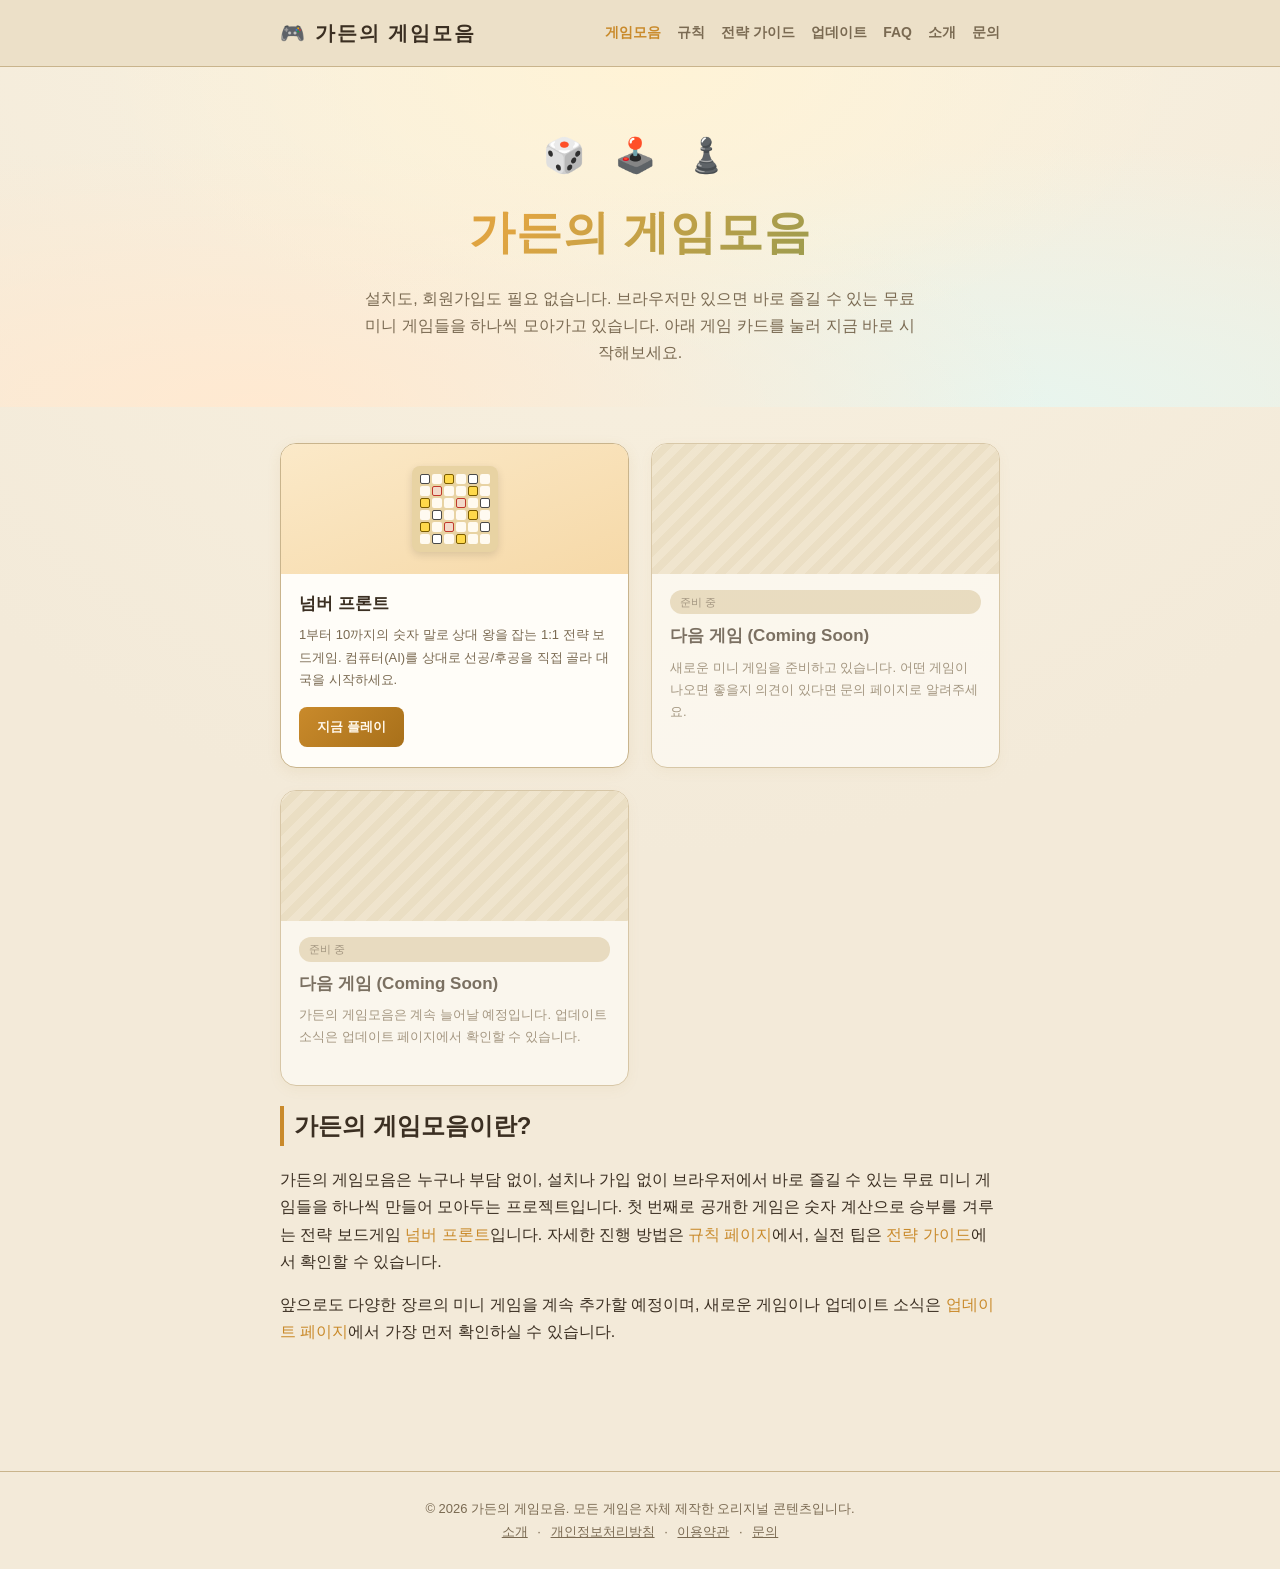
<file: index.html>
<!DOCTYPE html>
<html lang="ko">
<head>
<meta charset="UTF-8">
<meta name="viewport" content="width=device-width, initial-scale=1.0">
<title>가든의 게임모음 - 브라우저에서 바로 즐기는 무료 미니 게임</title>
<meta name="description" content="가든의 게임모음은 설치 없이 브라우저에서 바로 즐길 수 있는 무료 미니 게임들을 모아둔 공간입니다. 첫 번째 게임 넘버 프론트를 지금 플레이해보세요.">
<link rel="canonical" href="https://gardengame-ten.vercel.app/">
<meta property="og:type" content="website">
<meta property="og:title" content="가든의 게임모음">
<meta property="og:description" content="설치 없이 브라우저에서 바로 즐기는 무료 미니 게임 모음.">
<meta property="og:url" content="https://gardengame-ten.vercel.app/">
<meta name="twitter:card" content="summary">
<meta name="twitter:title" content="가든의 게임모음">
<link rel="stylesheet" href="site.css">
<script type="application/ld+json">
{
  "@context": "https://schema.org",
  "@type": "WebSite",
  "name": "가든의 게임모음",
  "url": "https://gardengame-ten.vercel.app/",
  "description": "설치 없이 브라우저에서 바로 즐기는 무료 미니 게임 모음."
}
</script>
<script async src="https://pagead2.googlesyndication.com/pagead/js/adsbygoogle.js?client=ca-pub-2557338953436433"
     crossorigin="anonymous"></script>
</head>
<body>

<header class="site-header">
  <div class="header-inner">
    <a href="index.html" class="brand-link"><div class="brand">🎮 가든의 게임모음</div></a>
    <nav class="site-nav">
      <a href="index.html" class="active">게임모음</a>
      <a href="rules.html">규칙</a>
      <a href="strategy.html">전략 가이드</a>
      <a href="updates.html">업데이트</a>
      <a href="faq.html">FAQ</a>
      <a href="about.html">소개</a>
      <a href="contact.html">문의</a>
    </nav>
  </div>
</header>

<section class="hero-hub">
  <div class="emoji-row">🎲 🕹️ ♟️</div>
  <h1>가든의 게임모음</h1>
  <p>설치도, 회원가입도 필요 없습니다. 브라우저만 있으면 바로 즐길 수 있는 무료 미니 게임들을 하나씩 모아가고 있습니다. 아래 게임 카드를 눌러 지금 바로 시작해보세요.</p>
</section>

<div class="wrap">
  <div class="game-grid">
    <div class="game-card">
      <div class="thumb">
        <div class="mini-board" aria-hidden="true">
          <i class="p"></i><i></i><i class="a"></i><i></i><i class="p"></i><i></i>
          <i></i><i class="m"></i><i></i><i></i><i class="a"></i><i></i>
          <i class="a"></i><i></i><i></i><i class="m"></i><i></i><i class="p"></i>
          <i></i><i class="p"></i><i></i><i></i><i class="a"></i><i></i>
          <i class="a"></i><i></i><i class="m"></i><i></i><i></i><i class="p"></i>
          <i></i><i class="p"></i><i></i><i class="a"></i><i></i><i></i>
        </div>
      </div>
      <div class="body">
        <h3>넘버 프론트</h3>
        <p>1부터 10까지의 숫자 말로 상대 왕을 잡는 1:1 전략 보드게임. 컴퓨터(AI)를 상대로 선공/후공을 직접 골라 대국을 시작하세요.</p>
        <a href="play.html" class="btn">지금 플레이</a>
      </div>
    </div>

    <div class="game-card soon">
      <div class="thumb"></div>
      <div class="body">
        <span class="badge">준비 중</span>
        <h3>다음 게임 (Coming Soon)</h3>
        <p>새로운 미니 게임을 준비하고 있습니다. 어떤 게임이 나오면 좋을지 의견이 있다면 문의 페이지로 알려주세요.</p>
      </div>
    </div>

    <div class="game-card soon">
      <div class="thumb"></div>
      <div class="body">
        <span class="badge">준비 중</span>
        <h3>다음 게임 (Coming Soon)</h3>
        <p>가든의 게임모음은 계속 늘어날 예정입니다. 업데이트 소식은 업데이트 페이지에서 확인할 수 있습니다.</p>
      </div>
    </div>
  </div>

  <h2 style="border-left:4px solid var(--gold);padding-left:10px;">가든의 게임모음이란?</h2>
  <p>
    가든의 게임모음은 누구나 부담 없이, 설치나 가입 없이 브라우저에서 바로 즐길 수 있는 무료 미니 게임들을
    하나씩 만들어 모아두는 프로젝트입니다. 첫 번째로 공개한 게임은 숫자 계산으로 승부를 겨루는 전략 보드게임
    <a href="play.html">넘버 프론트</a>입니다. 자세한 진행 방법은 <a href="rules.html">규칙 페이지</a>에서,
    실전 팁은 <a href="strategy.html">전략 가이드</a>에서 확인할 수 있습니다.
  </p>
  <p>
    앞으로도 다양한 장르의 미니 게임을 계속 추가할 예정이며, 새로운 게임이나 업데이트 소식은
    <a href="updates.html">업데이트 페이지</a>에서 가장 먼저 확인하실 수 있습니다.
  </p>
</div>

<footer class="site-footer">
  &copy; 2026 가든의 게임모음. 모든 게임은 자체 제작한 오리지널 콘텐츠입니다.<br>
  <a href="about.html">소개</a> · <a href="privacy.html">개인정보처리방침</a> · <a href="terms.html">이용약관</a> · <a href="contact.html">문의</a>
</footer>

</body>
</html>
</file>
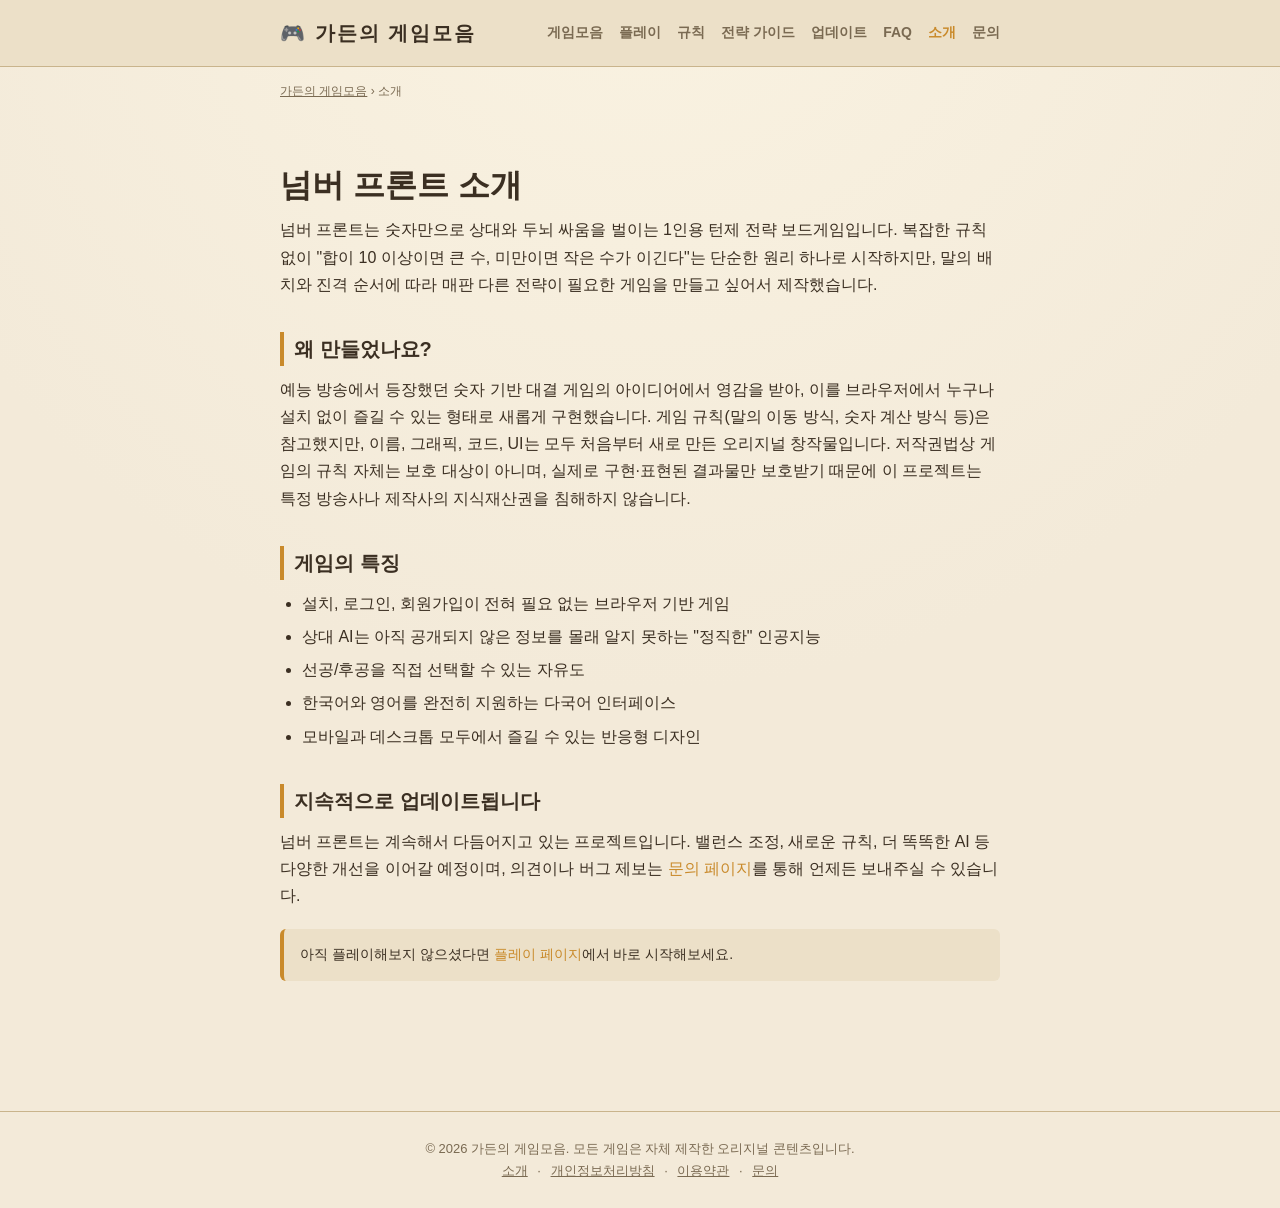
<file: about.html>
<!DOCTYPE html>
<html lang="ko">
<head>
<meta charset="UTF-8">
<meta name="viewport" content="width=device-width, initial-scale=1.0">
<title>소개 - 넘버 프론트(Number Front)</title>
<meta name="description" content="넘버 프론트를 만든 이유와 게임의 특징, 저작권 관련 안내를 소개합니다.">
<link rel="canonical" href="https://gardengame-ten.vercel.app/about.html">
<link rel="stylesheet" href="site.css">
<script async src="https://pagead2.googlesyndication.com/pagead/js/adsbygoogle.js?client=ca-pub-2557338953436433"
     crossorigin="anonymous"></script>
</head>
<body>

<header class="site-header">
  <div class="header-inner">
    <a href="index.html" class="brand-link"><div class="brand">🎮 가든의 게임모음</div></a>
    <nav class="site-nav">
      <a href="index.html">게임모음</a>
      <a href="play.html">플레이</a>
      <a href="rules.html">규칙</a>
      <a href="strategy.html">전략 가이드</a>
      <a href="updates.html">업데이트</a>
      <a href="faq.html">FAQ</a>
      <a href="about.html" class="active">소개</a>
      <a href="contact.html">문의</a>
    </nav>
  </div>
</header>
<div class="breadcrumb"><a href="index.html">가든의 게임모음</a> &rsaquo; 소개</div>

<div class="wrap" style="padding-top:30px;">
<article>
  <h1>넘버 프론트 소개</h1>

  <p>
    넘버 프론트는 숫자만으로 상대와 두뇌 싸움을 벌이는 1인용 턴제 전략 보드게임입니다.
    복잡한 규칙 없이 "합이 10 이상이면 큰 수, 미만이면 작은 수가 이긴다"는 단순한 원리 하나로
    시작하지만, 말의 배치와 진격 순서에 따라 매판 다른 전략이 필요한 게임을 만들고 싶어서 제작했습니다.
  </p>

  <h2>왜 만들었나요?</h2>
  <p>
    예능 방송에서 등장했던 숫자 기반 대결 게임의 아이디어에서 영감을 받아, 이를 브라우저에서 누구나
    설치 없이 즐길 수 있는 형태로 새롭게 구현했습니다. 게임 규칙(말의 이동 방식, 숫자 계산 방식 등)은
    참고했지만, 이름, 그래픽, 코드, UI는 모두 처음부터 새로 만든 오리지널 창작물입니다.
    저작권법상 게임의 규칙 자체는 보호 대상이 아니며, 실제로 구현·표현된 결과물만 보호받기 때문에
    이 프로젝트는 특정 방송사나 제작사의 지식재산권을 침해하지 않습니다.
  </p>

  <h2>게임의 특징</h2>
  <ul>
    <li>설치, 로그인, 회원가입이 전혀 필요 없는 브라우저 기반 게임</li>
    <li>상대 AI는 아직 공개되지 않은 정보를 몰래 알지 못하는 "정직한" 인공지능</li>
    <li>선공/후공을 직접 선택할 수 있는 자유도</li>
    <li>한국어와 영어를 완전히 지원하는 다국어 인터페이스</li>
    <li>모바일과 데스크톱 모두에서 즐길 수 있는 반응형 디자인</li>
  </ul>

  <h2>지속적으로 업데이트됩니다</h2>
  <p>
    넘버 프론트는 계속해서 다듬어지고 있는 프로젝트입니다. 밸런스 조정, 새로운 규칙, 더 똑똑한 AI 등
    다양한 개선을 이어갈 예정이며, 의견이나 버그 제보는 <a href="contact.html">문의 페이지</a>를 통해
    언제든 보내주실 수 있습니다.
  </p>

  <div class="callout">
    아직 플레이해보지 않으셨다면 <a href="play.html">플레이 페이지</a>에서 바로 시작해보세요.
  </div>
</article>
</div>

<footer class="site-footer">
  &copy; 2026 가든의 게임모음. 모든 게임은 자체 제작한 오리지널 콘텐츠입니다.<br>
  <a href="about.html">소개</a> · <a href="privacy.html">개인정보처리방침</a> · <a href="terms.html">이용약관</a> · <a href="contact.html">문의</a>
</footer>

</body>
</html>
</file>
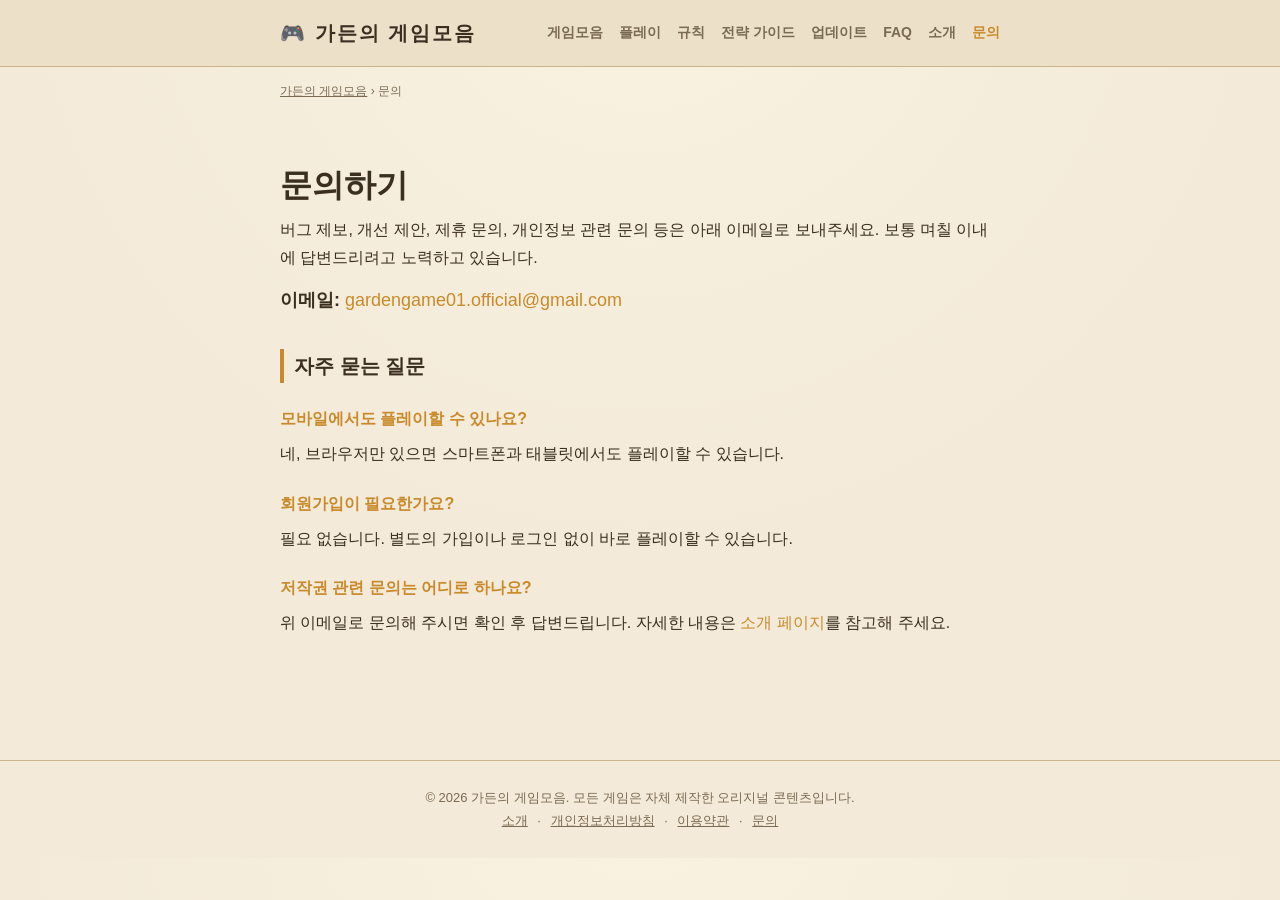
<file: contact.html>
<!DOCTYPE html>
<html lang="ko">
<head>
<meta charset="UTF-8">
<meta name="viewport" content="width=device-width, initial-scale=1.0">
<title>문의 - 넘버 프론트(Number Front)</title>
<meta name="description" content="넘버 프론트 관련 문의, 버그 제보, 제휴 문의 방법을 안내합니다.">
<link rel="canonical" href="https://gardengame-ten.vercel.app/contact.html">
<link rel="stylesheet" href="site.css">
<script async src="https://pagead2.googlesyndication.com/pagead/js/adsbygoogle.js?client=ca-pub-2557338953436433"
     crossorigin="anonymous"></script>
</head>
<body>

<header class="site-header">
  <div class="header-inner">
    <a href="index.html" class="brand-link"><div class="brand">🎮 가든의 게임모음</div></a>
    <nav class="site-nav">
      <a href="index.html">게임모음</a>
      <a href="play.html">플레이</a>
      <a href="rules.html">규칙</a>
      <a href="strategy.html">전략 가이드</a>
      <a href="updates.html">업데이트</a>
      <a href="faq.html">FAQ</a>
      <a href="about.html">소개</a>
      <a href="contact.html" class="active">문의</a>
    </nav>
  </div>
</header>
<div class="breadcrumb"><a href="index.html">가든의 게임모음</a> &rsaquo; 문의</div>

<div class="wrap" style="padding-top:30px;">
<article>
  <h1>문의하기</h1>
  <p>
    버그 제보, 개선 제안, 제휴 문의, 개인정보 관련 문의 등은 아래 이메일로 보내주세요.
    보통 며칠 이내에 답변드리려고 노력하고 있습니다.
  </p>
  <p style="font-size:18px;">
    <b>이메일:</b> <a href="mailto:gardengame01.official@gmail.com">gardengame01.official@gmail.com</a>
  </p>

  <h2>자주 묻는 질문</h2>
  <h3>모바일에서도 플레이할 수 있나요?</h3>
  <p>네, 브라우저만 있으면 스마트폰과 태블릿에서도 플레이할 수 있습니다.</p>
  <h3>회원가입이 필요한가요?</h3>
  <p>필요 없습니다. 별도의 가입이나 로그인 없이 바로 플레이할 수 있습니다.</p>
  <h3>저작권 관련 문의는 어디로 하나요?</h3>
  <p>위 이메일로 문의해 주시면 확인 후 답변드립니다. 자세한 내용은 <a href="about.html">소개 페이지</a>를 참고해 주세요.</p>
</article>
</div>

<footer class="site-footer">
  &copy; 2026 가든의 게임모음. 모든 게임은 자체 제작한 오리지널 콘텐츠입니다.<br>
  <a href="about.html">소개</a> · <a href="privacy.html">개인정보처리방침</a> · <a href="terms.html">이용약관</a> · <a href="contact.html">문의</a>
</footer>

</body>
</html>
</file>
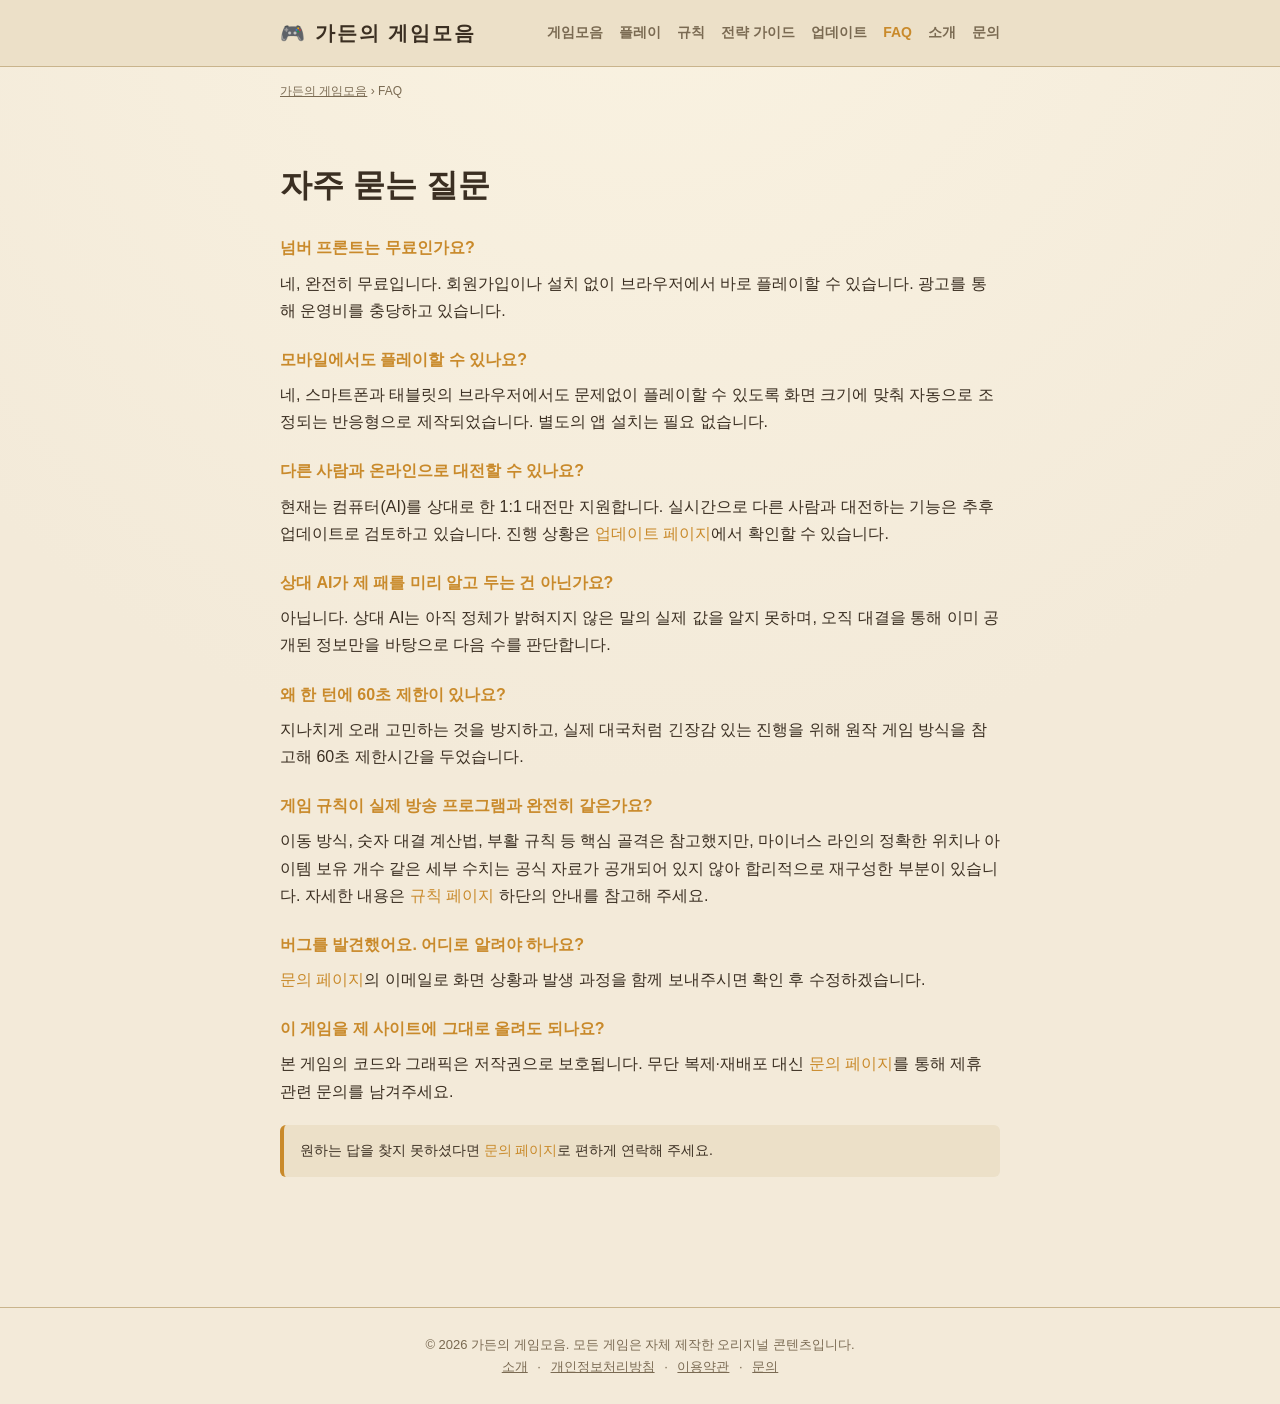
<file: faq.html>
<!DOCTYPE html>
<html lang="ko">
<head>
<meta charset="UTF-8">
<meta name="viewport" content="width=device-width, initial-scale=1.0">
<title>자주 묻는 질문 (FAQ) - 넘버 프론트(Number Front)</title>
<meta name="description" content="넘버 프론트 플레이 방법, 규칙, 저작권, 모바일 지원 등에 대해 자주 묻는 질문과 답변을 모았습니다.">
<link rel="canonical" href="https://gardengame-ten.vercel.app/faq.html">
<meta property="og:type" content="article">
<meta property="og:title" content="넘버 프론트 자주 묻는 질문">
<meta property="og:url" content="https://gardengame-ten.vercel.app/faq.html">
<link rel="stylesheet" href="site.css">
<script type="application/ld+json">
{
  "@context": "https://schema.org",
  "@type": "FAQPage",
  "mainEntity": [
    {
      "@type": "Question",
      "name": "넘버 프론트는 무료인가요?",
      "acceptedAnswer": { "@type": "Answer", "text": "네, 완전히 무료입니다. 회원가입이나 설치 없이 브라우저에서 바로 플레이할 수 있습니다." }
    },
    {
      "@type": "Question",
      "name": "모바일에서도 플레이할 수 있나요?",
      "acceptedAnswer": { "@type": "Answer", "text": "네, 스마트폰과 태블릿의 브라우저에서도 문제없이 플레이할 수 있도록 반응형으로 제작되었습니다." }
    },
    {
      "@type": "Question",
      "name": "다른 사람과 온라인 대전할 수 있나요?",
      "acceptedAnswer": { "@type": "Answer", "text": "현재는 컴퓨터(AI)와 1:1로 대전하는 방식만 지원합니다. 실시간 온라인 대전은 추후 업데이트를 검토 중입니다." }
    },
    {
      "@type": "Question",
      "name": "게임 규칙이 실제 방송 프로그램과 완전히 같은가요?",
      "acceptedAnswer": { "@type": "Answer", "text": "핵심 규칙(이동, 숫자 대결, 부활 등)은 참고했지만, 마이너스 라인 위치나 세부 수치 일부는 공식 자료가 공개되어 있지 않아 자체적으로 재구성했습니다. 자세한 내용은 규칙 페이지에 안내되어 있습니다." }
    }
  ]
}
</script>
<script async src="https://pagead2.googlesyndication.com/pagead/js/adsbygoogle.js?client=ca-pub-2557338953436433"
     crossorigin="anonymous"></script>
</head>
<body>

<header class="site-header">
  <div class="header-inner">
    <a href="index.html" class="brand-link"><div class="brand">🎮 가든의 게임모음</div></a>
    <nav class="site-nav">
      <a href="index.html">게임모음</a>
      <a href="play.html">플레이</a>
      <a href="rules.html">규칙</a>
      <a href="strategy.html">전략 가이드</a>
      <a href="updates.html">업데이트</a>
      <a href="faq.html" class="active">FAQ</a>
      <a href="about.html">소개</a>
      <a href="contact.html">문의</a>
    </nav>
  </div>
</header>
<div class="breadcrumb"><a href="index.html">가든의 게임모음</a> &rsaquo; FAQ</div>

<div class="wrap" style="padding-top:30px;">
<article>
  <h1>자주 묻는 질문</h1>

  <h3>넘버 프론트는 무료인가요?</h3>
  <p>네, 완전히 무료입니다. 회원가입이나 설치 없이 브라우저에서 바로 플레이할 수 있습니다. 광고를 통해 운영비를 충당하고 있습니다.</p>

  <h3>모바일에서도 플레이할 수 있나요?</h3>
  <p>네, 스마트폰과 태블릿의 브라우저에서도 문제없이 플레이할 수 있도록 화면 크기에 맞춰 자동으로 조정되는 반응형으로 제작되었습니다. 별도의 앱 설치는 필요 없습니다.</p>

  <h3>다른 사람과 온라인으로 대전할 수 있나요?</h3>
  <p>현재는 컴퓨터(AI)를 상대로 한 1:1 대전만 지원합니다. 실시간으로 다른 사람과 대전하는 기능은 추후 업데이트로 검토하고 있습니다. 진행 상황은 <a href="updates.html">업데이트 페이지</a>에서 확인할 수 있습니다.</p>

  <h3>상대 AI가 제 패를 미리 알고 두는 건 아닌가요?</h3>
  <p>아닙니다. 상대 AI는 아직 정체가 밝혀지지 않은 말의 실제 값을 알지 못하며, 오직 대결을 통해 이미 공개된 정보만을 바탕으로 다음 수를 판단합니다.</p>

  <h3>왜 한 턴에 60초 제한이 있나요?</h3>
  <p>지나치게 오래 고민하는 것을 방지하고, 실제 대국처럼 긴장감 있는 진행을 위해 원작 게임 방식을 참고해 60초 제한시간을 두었습니다.</p>

  <h3>게임 규칙이 실제 방송 프로그램과 완전히 같은가요?</h3>
  <p>
    이동 방식, 숫자 대결 계산법, 부활 규칙 등 핵심 골격은 참고했지만, 마이너스 라인의 정확한 위치나
    아이템 보유 개수 같은 세부 수치는 공식 자료가 공개되어 있지 않아 합리적으로 재구성한 부분이 있습니다.
    자세한 내용은 <a href="rules.html">규칙 페이지</a> 하단의 안내를 참고해 주세요.
  </p>

  <h3>버그를 발견했어요. 어디로 알려야 하나요?</h3>
  <p><a href="contact.html">문의 페이지</a>의 이메일로 화면 상황과 발생 과정을 함께 보내주시면 확인 후 수정하겠습니다.</p>

  <h3>이 게임을 제 사이트에 그대로 올려도 되나요?</h3>
  <p>본 게임의 코드와 그래픽은 저작권으로 보호됩니다. 무단 복제·재배포 대신 <a href="contact.html">문의 페이지</a>를 통해 제휴 관련 문의를 남겨주세요.</p>

  <div class="callout">
    원하는 답을 찾지 못하셨다면 <a href="contact.html">문의 페이지</a>로 편하게 연락해 주세요.
  </div>
</article>
</div>

<footer class="site-footer">
  &copy; 2026 가든의 게임모음. 모든 게임은 자체 제작한 오리지널 콘텐츠입니다.<br>
  <a href="about.html">소개</a> · <a href="privacy.html">개인정보처리방침</a> · <a href="terms.html">이용약관</a> · <a href="contact.html">문의</a>
</footer>

</body>
</html>
</file>
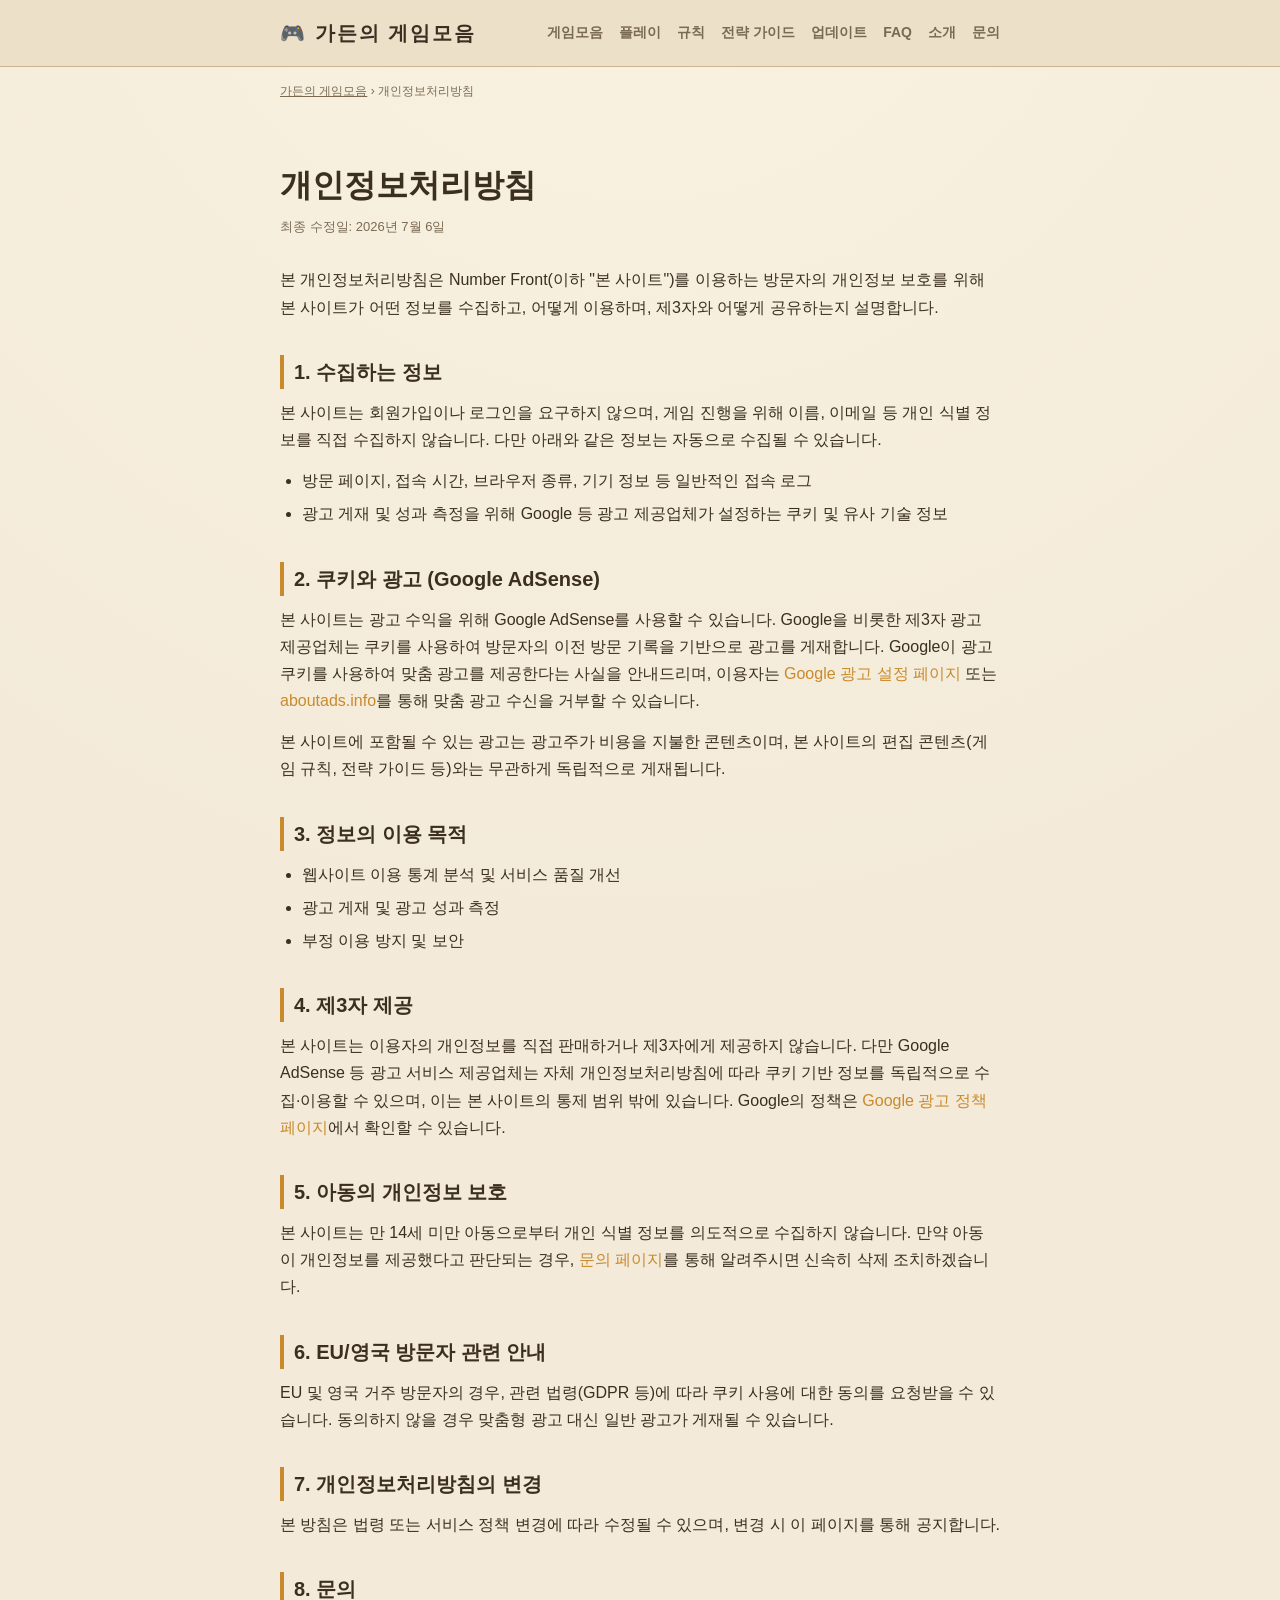
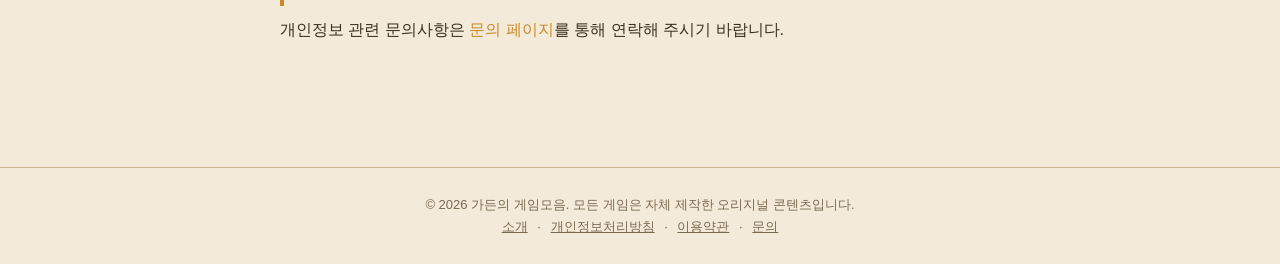
<file: privacy.html>
<!DOCTYPE html>
<html lang="ko">
<head>
<meta charset="UTF-8">
<meta name="viewport" content="width=device-width, initial-scale=1.0">
<title>개인정보처리방침 - 넘버 프론트(Number Front)</title>
<meta name="description" content="넘버 프론트 웹사이트의 개인정보 수집 및 이용, 쿠키, 광고(Google AdSense) 관련 개인정보처리방침입니다.">
<link rel="canonical" href="https://gardengame-ten.vercel.app/privacy.html">
<meta name="robots" content="noindex,follow">
<link rel="stylesheet" href="site.css">
<script async src="https://pagead2.googlesyndication.com/pagead/js/adsbygoogle.js?client=ca-pub-2557338953436433"
     crossorigin="anonymous"></script>
</head>
<body>

<header class="site-header">
  <div class="header-inner">
    <a href="index.html" class="brand-link"><div class="brand">🎮 가든의 게임모음</div></a>
    <nav class="site-nav">
      <a href="index.html">게임모음</a>
      <a href="play.html">플레이</a>
      <a href="rules.html">규칙</a>
      <a href="strategy.html">전략 가이드</a>
      <a href="updates.html">업데이트</a>
      <a href="faq.html">FAQ</a>
      <a href="about.html">소개</a>
      <a href="contact.html">문의</a>
    </nav>
  </div>
</header>
<div class="breadcrumb"><a href="index.html">가든의 게임모음</a> &rsaquo; 개인정보처리방침</div>

<div class="wrap" style="padding-top:30px;">
<article>
  <h1>개인정보처리방침</h1>
  <div class="meta">최종 수정일: 2026년 7월 6일</div>

  <p>
    본 개인정보처리방침은 Number Front(이하 "본 사이트")를 이용하는 방문자의 개인정보 보호를 위해
    본 사이트가 어떤 정보를 수집하고, 어떻게 이용하며, 제3자와 어떻게 공유하는지 설명합니다.
  </p>

  <h2>1. 수집하는 정보</h2>
  <p>
    본 사이트는 회원가입이나 로그인을 요구하지 않으며, 게임 진행을 위해 이름, 이메일 등 개인 식별 정보를
    직접 수집하지 않습니다. 다만 아래와 같은 정보는 자동으로 수집될 수 있습니다.
  </p>
  <ul>
    <li>방문 페이지, 접속 시간, 브라우저 종류, 기기 정보 등 일반적인 접속 로그</li>
    <li>광고 게재 및 성과 측정을 위해 Google 등 광고 제공업체가 설정하는 쿠키 및 유사 기술 정보</li>
  </ul>

  <h2>2. 쿠키와 광고 (Google AdSense)</h2>
  <p>
    본 사이트는 광고 수익을 위해 Google AdSense를 사용할 수 있습니다. Google을 비롯한 제3자 광고 제공업체는
    쿠키를 사용하여 방문자의 이전 방문 기록을 기반으로 광고를 게재합니다. Google이 광고 쿠키를 사용하여
    맞춤 광고를 제공한다는 사실을 안내드리며, 이용자는 <a href="https://adssettings.google.com" target="_blank" rel="noopener">Google 광고 설정 페이지</a>
    또는 <a href="https://www.aboutads.info" target="_blank" rel="noopener">aboutads.info</a>를 통해 맞춤 광고 수신을 거부할 수 있습니다.
  </p>
  <p>
    본 사이트에 포함될 수 있는 광고는 광고주가 비용을 지불한 콘텐츠이며, 본 사이트의 편집 콘텐츠(게임 규칙, 전략 가이드 등)와는
    무관하게 독립적으로 게재됩니다.
  </p>

  <h2>3. 정보의 이용 목적</h2>
  <ul>
    <li>웹사이트 이용 통계 분석 및 서비스 품질 개선</li>
    <li>광고 게재 및 광고 성과 측정</li>
    <li>부정 이용 방지 및 보안</li>
  </ul>

  <h2>4. 제3자 제공</h2>
  <p>
    본 사이트는 이용자의 개인정보를 직접 판매하거나 제3자에게 제공하지 않습니다. 다만 Google AdSense 등
    광고 서비스 제공업체는 자체 개인정보처리방침에 따라 쿠키 기반 정보를 독립적으로 수집·이용할 수 있으며,
    이는 본 사이트의 통제 범위 밖에 있습니다. Google의 정책은
    <a href="https://policies.google.com/technologies/ads" target="_blank" rel="noopener">Google 광고 정책 페이지</a>에서 확인할 수 있습니다.
  </p>

  <h2>5. 아동의 개인정보 보호</h2>
  <p>
    본 사이트는 만 14세 미만 아동으로부터 개인 식별 정보를 의도적으로 수집하지 않습니다.
    만약 아동이 개인정보를 제공했다고 판단되는 경우, <a href="contact.html">문의 페이지</a>를 통해 알려주시면
    신속히 삭제 조치하겠습니다.
  </p>

  <h2>6. EU/영국 방문자 관련 안내</h2>
  <p>
    EU 및 영국 거주 방문자의 경우, 관련 법령(GDPR 등)에 따라 쿠키 사용에 대한 동의를 요청받을 수 있습니다.
    동의하지 않을 경우 맞춤형 광고 대신 일반 광고가 게재될 수 있습니다.
  </p>

  <h2>7. 개인정보처리방침의 변경</h2>
  <p>
    본 방침은 법령 또는 서비스 정책 변경에 따라 수정될 수 있으며, 변경 시 이 페이지를 통해 공지합니다.
  </p>

  <h2>8. 문의</h2>
  <p>
    개인정보 관련 문의사항은 <a href="contact.html">문의 페이지</a>를 통해 연락해 주시기 바랍니다.
  </p>
</article>
</div>

<footer class="site-footer">
  &copy; 2026 가든의 게임모음. 모든 게임은 자체 제작한 오리지널 콘텐츠입니다.<br>
  <a href="about.html">소개</a> · <a href="privacy.html">개인정보처리방침</a> · <a href="terms.html">이용약관</a> · <a href="contact.html">문의</a>
</footer>

</body>
</html>
</file>
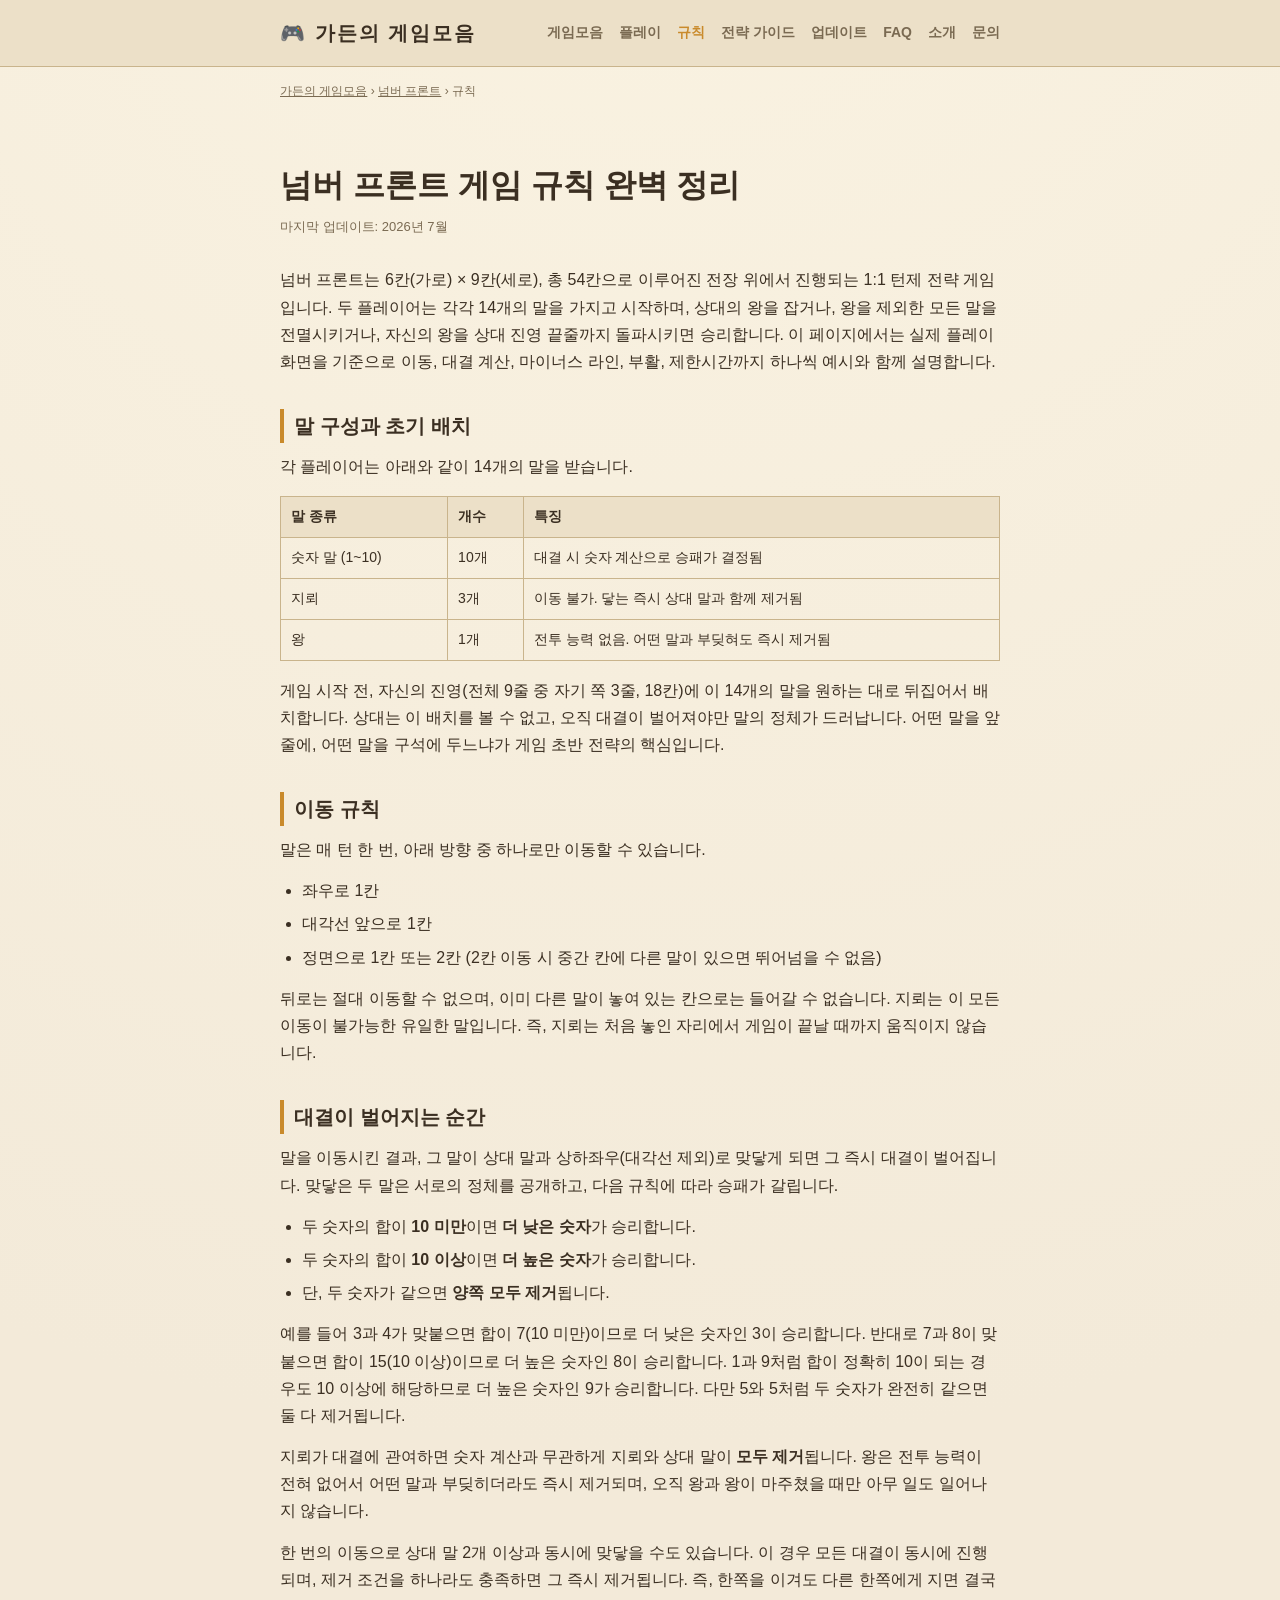
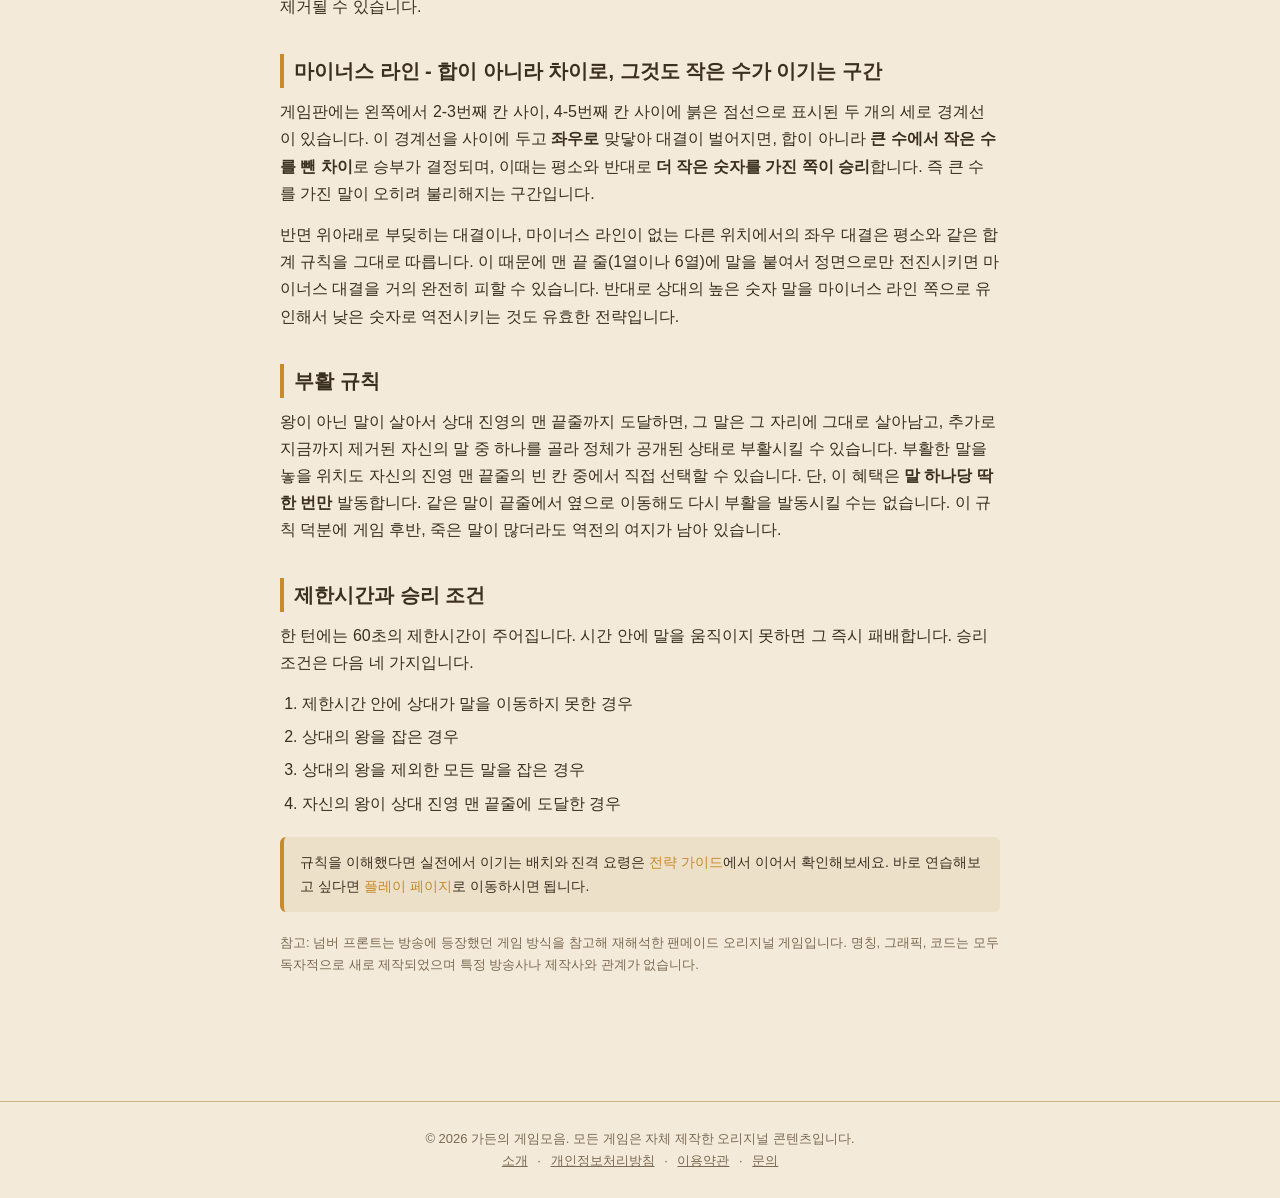
<file: rules.html>
<!DOCTYPE html>
<html lang="ko">
<head>
<meta charset="UTF-8">
<meta name="viewport" content="width=device-width, initial-scale=1.0">
<title>넘버 프론트 게임 규칙 완벽 정리 - 이동, 대결, 마이너스 라인, 부활</title>
<meta name="description" content="넘버 프론트의 이동 규칙, 대결(합/차 계산) 방식, 마이너스 라인, 부활 규칙, 제한시간, 승리 조건까지 예시와 함께 자세히 설명합니다.">
<link rel="canonical" href="https://gardengame-ten.vercel.app/rules.html">
<meta property="og:type" content="article">
<meta property="og:title" content="넘버 프론트 게임 규칙 완벽 정리">
<meta property="og:description" content="이동, 대결 계산, 마이너스 라인, 부활, 제한시간까지 예시로 배우는 넘버 프론트 규칙 가이드.">
<meta property="og:url" content="https://gardengame-ten.vercel.app/rules.html">
<link rel="stylesheet" href="site.css">
<script async src="https://pagead2.googlesyndication.com/pagead/js/adsbygoogle.js?client=ca-pub-2557338953436433"
     crossorigin="anonymous"></script>
</head>
<body>

<header class="site-header">
  <div class="header-inner">
    <a href="index.html" class="brand-link"><div class="brand">🎮 가든의 게임모음</div></a>
    <nav class="site-nav">
      <a href="index.html">게임모음</a>
      <a href="play.html">플레이</a>
      <a href="rules.html" class="active">규칙</a>
      <a href="strategy.html">전략 가이드</a>
      <a href="updates.html">업데이트</a>
      <a href="faq.html">FAQ</a>
      <a href="about.html">소개</a>
      <a href="contact.html">문의</a>
    </nav>
  </div>
</header>
<div class="breadcrumb"><a href="index.html">가든의 게임모음</a> &rsaquo; <a href="play.html">넘버 프론트</a> &rsaquo; 규칙</div>

<div class="wrap" style="padding-top:30px;">
<article>
  <h1>넘버 프론트 게임 규칙 완벽 정리</h1>
  <div class="meta">마지막 업데이트: 2026년 7월</div>

  <p>
    넘버 프론트는 6칸(가로) × 9칸(세로), 총 54칸으로 이루어진 전장 위에서 진행되는 1:1 턴제 전략 게임입니다.
    두 플레이어는 각각 14개의 말을 가지고 시작하며, 상대의 왕을 잡거나, 왕을 제외한 모든 말을 전멸시키거나,
    자신의 왕을 상대 진영 끝줄까지 돌파시키면 승리합니다. 이 페이지에서는 실제 플레이 화면을 기준으로
    이동, 대결 계산, 마이너스 라인, 부활, 제한시간까지 하나씩 예시와 함께 설명합니다.
  </p>

  <h2>말 구성과 초기 배치</h2>
  <p>
    각 플레이어는 아래와 같이 14개의 말을 받습니다.
  </p>
  <table>
    <tr><th>말 종류</th><th>개수</th><th>특징</th></tr>
    <tr><td>숫자 말 (1~10)</td><td>10개</td><td>대결 시 숫자 계산으로 승패가 결정됨</td></tr>
    <tr><td>지뢰</td><td>3개</td><td>이동 불가. 닿는 즉시 상대 말과 함께 제거됨</td></tr>
    <tr><td>왕</td><td>1개</td><td>전투 능력 없음. 어떤 말과 부딪혀도 즉시 제거됨</td></tr>
  </table>
  <p>
    게임 시작 전, 자신의 진영(전체 9줄 중 자기 쪽 3줄, 18칸)에 이 14개의 말을 원하는 대로 뒤집어서 배치합니다.
    상대는 이 배치를 볼 수 없고, 오직 대결이 벌어져야만 말의 정체가 드러납니다. 어떤 말을 앞줄에, 어떤 말을 구석에
    두느냐가 게임 초반 전략의 핵심입니다.
  </p>

  <h2>이동 규칙</h2>
  <p>
    말은 매 턴 한 번, 아래 방향 중 하나로만 이동할 수 있습니다.
  </p>
  <ul>
    <li>좌우로 1칸</li>
    <li>대각선 앞으로 1칸</li>
    <li>정면으로 1칸 또는 2칸 (2칸 이동 시 중간 칸에 다른 말이 있으면 뛰어넘을 수 없음)</li>
  </ul>
  <p>
    뒤로는 절대 이동할 수 없으며, 이미 다른 말이 놓여 있는 칸으로는 들어갈 수 없습니다. 지뢰는 이 모든 이동이 불가능한
    유일한 말입니다. 즉, 지뢰는 처음 놓인 자리에서 게임이 끝날 때까지 움직이지 않습니다.
  </p>

  <h2>대결이 벌어지는 순간</h2>
  <p>
    말을 이동시킨 결과, 그 말이 상대 말과 상하좌우(대각선 제외)로 맞닿게 되면 그 즉시 대결이 벌어집니다.
    맞닿은 두 말은 서로의 정체를 공개하고, 다음 규칙에 따라 승패가 갈립니다.
  </p>
  <ul>
    <li>두 숫자의 합이 <b>10 미만</b>이면 <b>더 낮은 숫자</b>가 승리합니다.</li>
    <li>두 숫자의 합이 <b>10 이상</b>이면 <b>더 높은 숫자</b>가 승리합니다.</li>
    <li>단, 두 숫자가 같으면 <b>양쪽 모두 제거</b>됩니다.</li>
  </ul>
  <p>
    예를 들어 3과 4가 맞붙으면 합이 7(10 미만)이므로 더 낮은 숫자인 3이 승리합니다. 반대로 7과 8이 맞붙으면
    합이 15(10 이상)이므로 더 높은 숫자인 8이 승리합니다. 1과 9처럼 합이 정확히 10이 되는 경우도 10 이상에
    해당하므로 더 높은 숫자인 9가 승리합니다. 다만 5와 5처럼 두 숫자가 완전히 같으면 둘 다 제거됩니다.
  </p>
  <p>
    지뢰가 대결에 관여하면 숫자 계산과 무관하게 지뢰와 상대 말이 <b>모두 제거</b>됩니다. 왕은 전투 능력이 전혀 없어서
    어떤 말과 부딪히더라도 즉시 제거되며, 오직 왕과 왕이 마주쳤을 때만 아무 일도 일어나지 않습니다.
  </p>
  <p>
    한 번의 이동으로 상대 말 2개 이상과 동시에 맞닿을 수도 있습니다. 이 경우 모든 대결이 동시에 진행되며,
    제거 조건을 하나라도 충족하면 그 즉시 제거됩니다. 즉, 한쪽을 이겨도 다른 한쪽에게 지면 결국 제거될 수 있습니다.
  </p>

  <h2>마이너스 라인 - 합이 아니라 차이로, 그것도 작은 수가 이기는 구간</h2>
  <p>
    게임판에는 왼쪽에서 2-3번째 칸 사이, 4-5번째 칸 사이에 붉은 점선으로 표시된 두 개의 세로 경계선이 있습니다.
    이 경계선을 사이에 두고 <b>좌우로</b> 맞닿아 대결이 벌어지면, 합이 아니라 <b>큰 수에서 작은 수를 뺀 차이</b>로
    승부가 결정되며, 이때는 평소와 반대로 <b>더 작은 숫자를 가진 쪽이 승리</b>합니다. 즉 큰 수를 가진 말이
    오히려 불리해지는 구간입니다.
  </p>
  <p>
    반면 위아래로 부딪히는 대결이나, 마이너스 라인이 없는 다른 위치에서의 좌우 대결은 평소와 같은 합계 규칙을 그대로
    따릅니다. 이 때문에 맨 끝 줄(1열이나 6열)에 말을 붙여서 정면으로만 전진시키면 마이너스 대결을 거의 완전히
    피할 수 있습니다. 반대로 상대의 높은 숫자 말을 마이너스 라인 쪽으로 유인해서 낮은 숫자로 역전시키는 것도
    유효한 전략입니다.
  </p>

  <h2>부활 규칙</h2>
  <p>
    왕이 아닌 말이 살아서 상대 진영의 맨 끝줄까지 도달하면, 그 말은 그 자리에 그대로 살아남고, 추가로
    지금까지 제거된 자신의 말 중 하나를 골라 정체가 공개된 상태로 부활시킬 수 있습니다. 부활한 말을 놓을
    위치도 자신의 진영 맨 끝줄의 빈 칸 중에서 직접 선택할 수 있습니다. 단, 이 혜택은 <b>말 하나당 딱 한 번만</b>
    발동합니다. 같은 말이 끝줄에서 옆으로 이동해도 다시 부활을 발동시킬 수는 없습니다. 이 규칙 덕분에
    게임 후반, 죽은 말이 많더라도 역전의 여지가 남아 있습니다.
  </p>

  <h2>제한시간과 승리 조건</h2>
  <p>한 턴에는 60초의 제한시간이 주어집니다. 시간 안에 말을 움직이지 못하면 그 즉시 패배합니다. 승리 조건은 다음 네 가지입니다.</p>
  <ol>
    <li>제한시간 안에 상대가 말을 이동하지 못한 경우</li>
    <li>상대의 왕을 잡은 경우</li>
    <li>상대의 왕을 제외한 모든 말을 잡은 경우</li>
    <li>자신의 왕이 상대 진영 맨 끝줄에 도달한 경우</li>
  </ol>

  <div class="callout">
    규칙을 이해했다면 실전에서 이기는 배치와 진격 요령은 <a href="strategy.html">전략 가이드</a>에서 이어서 확인해보세요.
    바로 연습해보고 싶다면 <a href="play.html">플레이 페이지</a>로 이동하시면 됩니다.
  </div>

  <p style="color:var(--muted);font-size:13px;">
    참고: 넘버 프론트는 방송에 등장했던 게임 방식을 참고해 재해석한 팬메이드 오리지널 게임입니다. 명칭, 그래픽,
    코드는 모두 독자적으로 새로 제작되었으며 특정 방송사나 제작사와 관계가 없습니다.
  </p>
</article>
</div>

<footer class="site-footer">
  &copy; 2026 가든의 게임모음. 모든 게임은 자체 제작한 오리지널 콘텐츠입니다.<br>
  <a href="about.html">소개</a> · <a href="privacy.html">개인정보처리방침</a> · <a href="terms.html">이용약관</a> · <a href="contact.html">문의</a>
</footer>

</body>
</html>
</file>
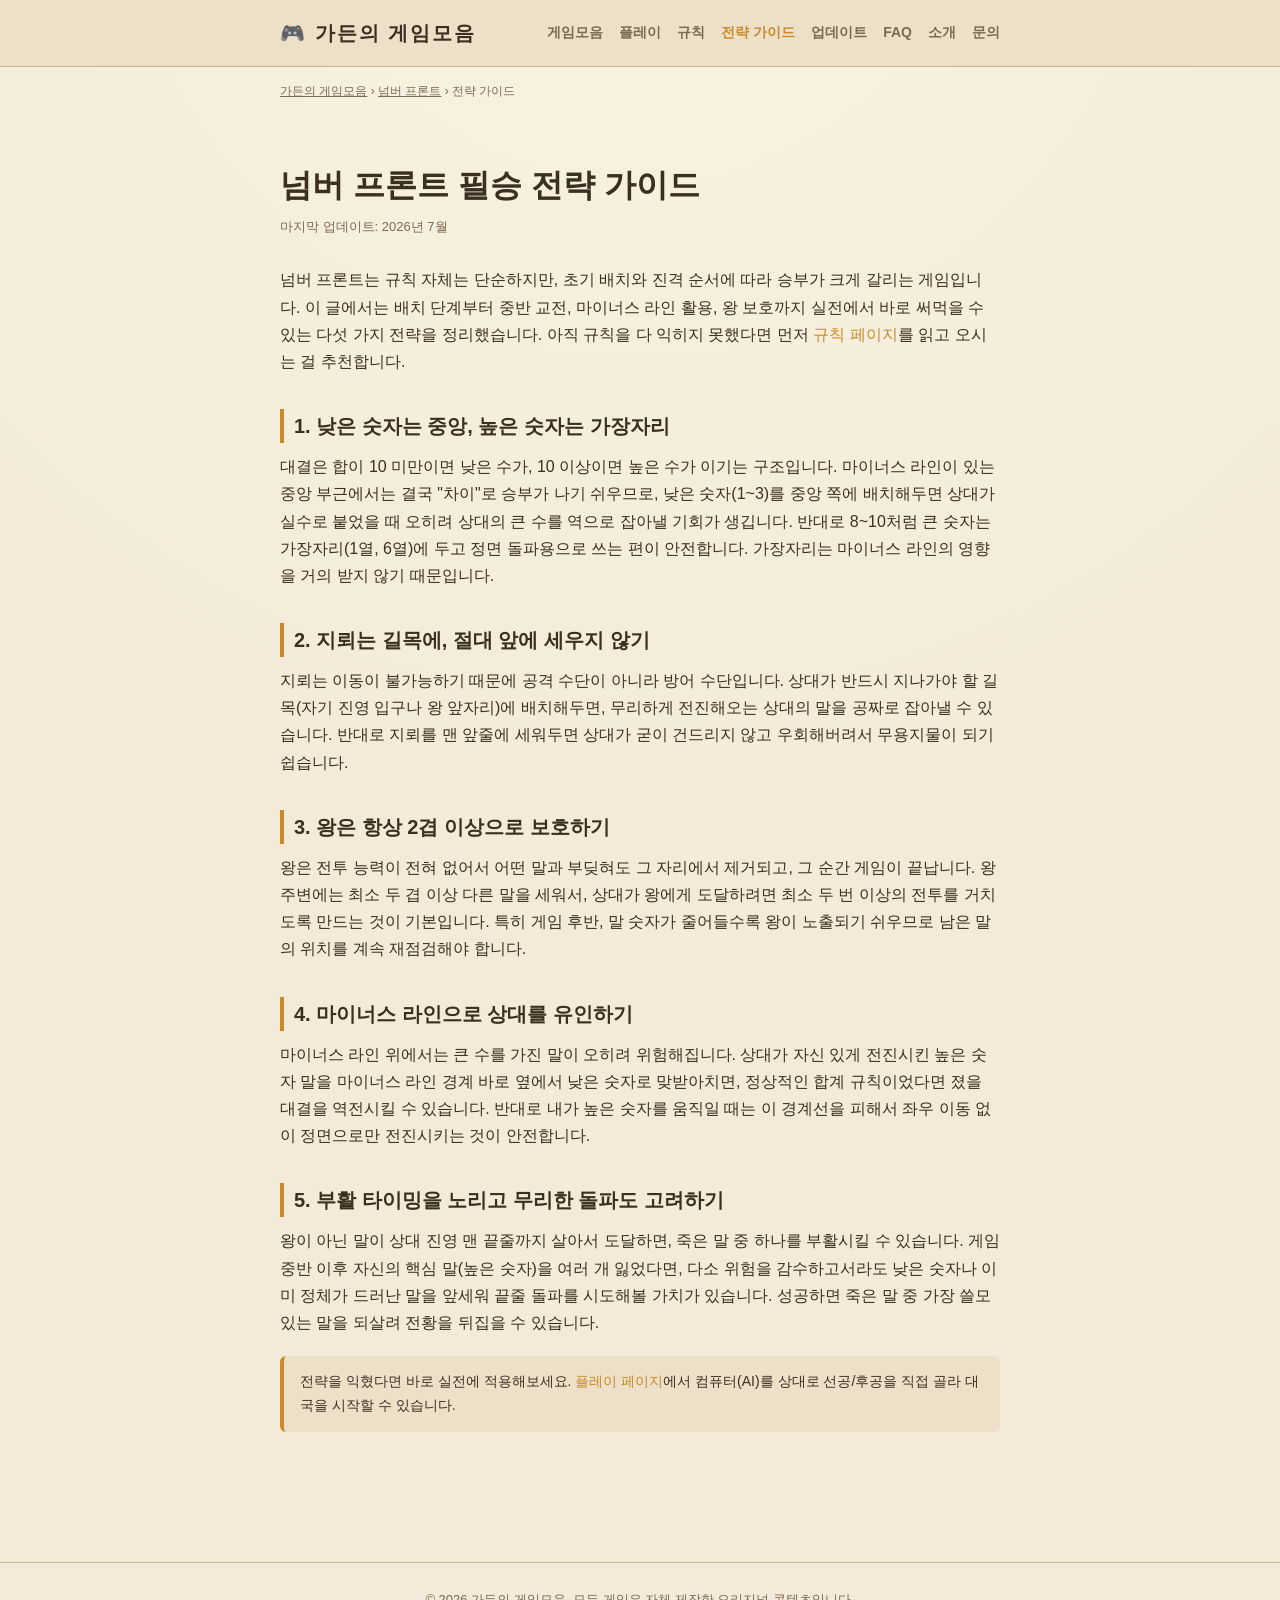
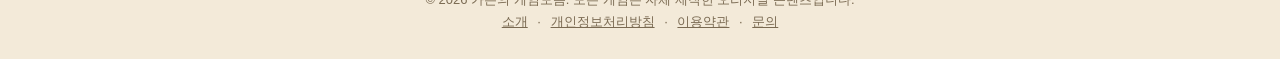
<file: strategy.html>
<!DOCTYPE html>
<html lang="ko">
<head>
<meta charset="UTF-8">
<meta name="viewport" content="width=device-width, initial-scale=1.0">
<title>넘버 프론트 필승 전략 가이드 - 배치, 진격, 마이너스 라인 활용법</title>
<meta name="description" content="넘버 프론트에서 이기기 위한 초기 배치 원칙, 진격 경로, 왕 보호, 지뢰 활용, 마이너스 라인 심리전까지 실전 전략을 정리했습니다.">
<link rel="canonical" href="https://gardengame-ten.vercel.app/strategy.html">
<meta property="og:type" content="article">
<meta property="og:title" content="넘버 프론트 필승 전략 가이드">
<meta property="og:description" content="배치, 진격, 왕 보호, 마이너스 라인 활용까지 실전 전략 정리.">
<meta property="og:url" content="https://gardengame-ten.vercel.app/strategy.html">
<link rel="stylesheet" href="site.css">
<script async src="https://pagead2.googlesyndication.com/pagead/js/adsbygoogle.js?client=ca-pub-2557338953436433"
     crossorigin="anonymous"></script>
</head>
<body>

<header class="site-header">
  <div class="header-inner">
    <a href="index.html" class="brand-link"><div class="brand">🎮 가든의 게임모음</div></a>
    <nav class="site-nav">
      <a href="index.html">게임모음</a>
      <a href="play.html">플레이</a>
      <a href="rules.html">규칙</a>
      <a href="strategy.html" class="active">전략 가이드</a>
      <a href="updates.html">업데이트</a>
      <a href="faq.html">FAQ</a>
      <a href="about.html">소개</a>
      <a href="contact.html">문의</a>
    </nav>
  </div>
</header>
<div class="breadcrumb"><a href="index.html">가든의 게임모음</a> &rsaquo; <a href="play.html">넘버 프론트</a> &rsaquo; 전략 가이드</div>

<div class="wrap" style="padding-top:30px;">
<article>
  <h1>넘버 프론트 필승 전략 가이드</h1>
  <div class="meta">마지막 업데이트: 2026년 7월</div>

  <p>
    넘버 프론트는 규칙 자체는 단순하지만, 초기 배치와 진격 순서에 따라 승부가 크게 갈리는 게임입니다.
    이 글에서는 배치 단계부터 중반 교전, 마이너스 라인 활용, 왕 보호까지 실전에서 바로 써먹을 수 있는
    다섯 가지 전략을 정리했습니다. 아직 규칙을 다 익히지 못했다면 먼저 <a href="rules.html">규칙 페이지</a>를
    읽고 오시는 걸 추천합니다.
  </p>

  <h2>1. 낮은 숫자는 중앙, 높은 숫자는 가장자리</h2>
  <p>
    대결은 합이 10 미만이면 낮은 수가, 10 이상이면 높은 수가 이기는 구조입니다. 마이너스 라인이 있는
    중앙 부근에서는 결국 "차이"로 승부가 나기 쉬우므로, 낮은 숫자(1~3)를 중앙 쪽에 배치해두면 상대가
    실수로 붙었을 때 오히려 상대의 큰 수를 역으로 잡아낼 기회가 생깁니다. 반대로 8~10처럼 큰 숫자는
    가장자리(1열, 6열)에 두고 정면 돌파용으로 쓰는 편이 안전합니다. 가장자리는 마이너스 라인의 영향을
    거의 받지 않기 때문입니다.
  </p>

  <h2>2. 지뢰는 길목에, 절대 앞에 세우지 않기</h2>
  <p>
    지뢰는 이동이 불가능하기 때문에 공격 수단이 아니라 방어 수단입니다. 상대가 반드시 지나가야 할
    길목(자기 진영 입구나 왕 앞자리)에 배치해두면, 무리하게 전진해오는 상대의 말을 공짜로 잡아낼 수 있습니다.
    반대로 지뢰를 맨 앞줄에 세워두면 상대가 굳이 건드리지 않고 우회해버려서 무용지물이 되기 쉽습니다.
  </p>

  <h2>3. 왕은 항상 2겹 이상으로 보호하기</h2>
  <p>
    왕은 전투 능력이 전혀 없어서 어떤 말과 부딪혀도 그 자리에서 제거되고, 그 순간 게임이 끝납니다.
    왕 주변에는 최소 두 겹 이상 다른 말을 세워서, 상대가 왕에게 도달하려면 최소 두 번 이상의 전투를
    거치도록 만드는 것이 기본입니다. 특히 게임 후반, 말 숫자가 줄어들수록 왕이 노출되기 쉬우므로
    남은 말의 위치를 계속 재점검해야 합니다.
  </p>

  <h2>4. 마이너스 라인으로 상대를 유인하기</h2>
  <p>
    마이너스 라인 위에서는 큰 수를 가진 말이 오히려 위험해집니다. 상대가 자신 있게 전진시킨 높은 숫자 말을
    마이너스 라인 경계 바로 옆에서 낮은 숫자로 맞받아치면, 정상적인 합계 규칙이었다면 졌을 대결을
    역전시킬 수 있습니다. 반대로 내가 높은 숫자를 움직일 때는 이 경계선을 피해서 좌우 이동 없이
    정면으로만 전진시키는 것이 안전합니다.
  </p>

  <h2>5. 부활 타이밍을 노리고 무리한 돌파도 고려하기</h2>
  <p>
    왕이 아닌 말이 상대 진영 맨 끝줄까지 살아서 도달하면, 죽은 말 중 하나를 부활시킬 수 있습니다.
    게임 중반 이후 자신의 핵심 말(높은 숫자)을 여러 개 잃었다면, 다소 위험을 감수하고서라도
    낮은 숫자나 이미 정체가 드러난 말을 앞세워 끝줄 돌파를 시도해볼 가치가 있습니다. 성공하면
    죽은 말 중 가장 쓸모 있는 말을 되살려 전황을 뒤집을 수 있습니다.
  </p>

  <div class="callout">
    전략을 익혔다면 바로 실전에 적용해보세요. <a href="play.html">플레이 페이지</a>에서 컴퓨터(AI)를 상대로
    선공/후공을 직접 골라 대국을 시작할 수 있습니다.
  </div>
</article>
</div>

<footer class="site-footer">
  &copy; 2026 가든의 게임모음. 모든 게임은 자체 제작한 오리지널 콘텐츠입니다.<br>
  <a href="about.html">소개</a> · <a href="privacy.html">개인정보처리방침</a> · <a href="terms.html">이용약관</a> · <a href="contact.html">문의</a>
</footer>

</body>
</html>
</file>
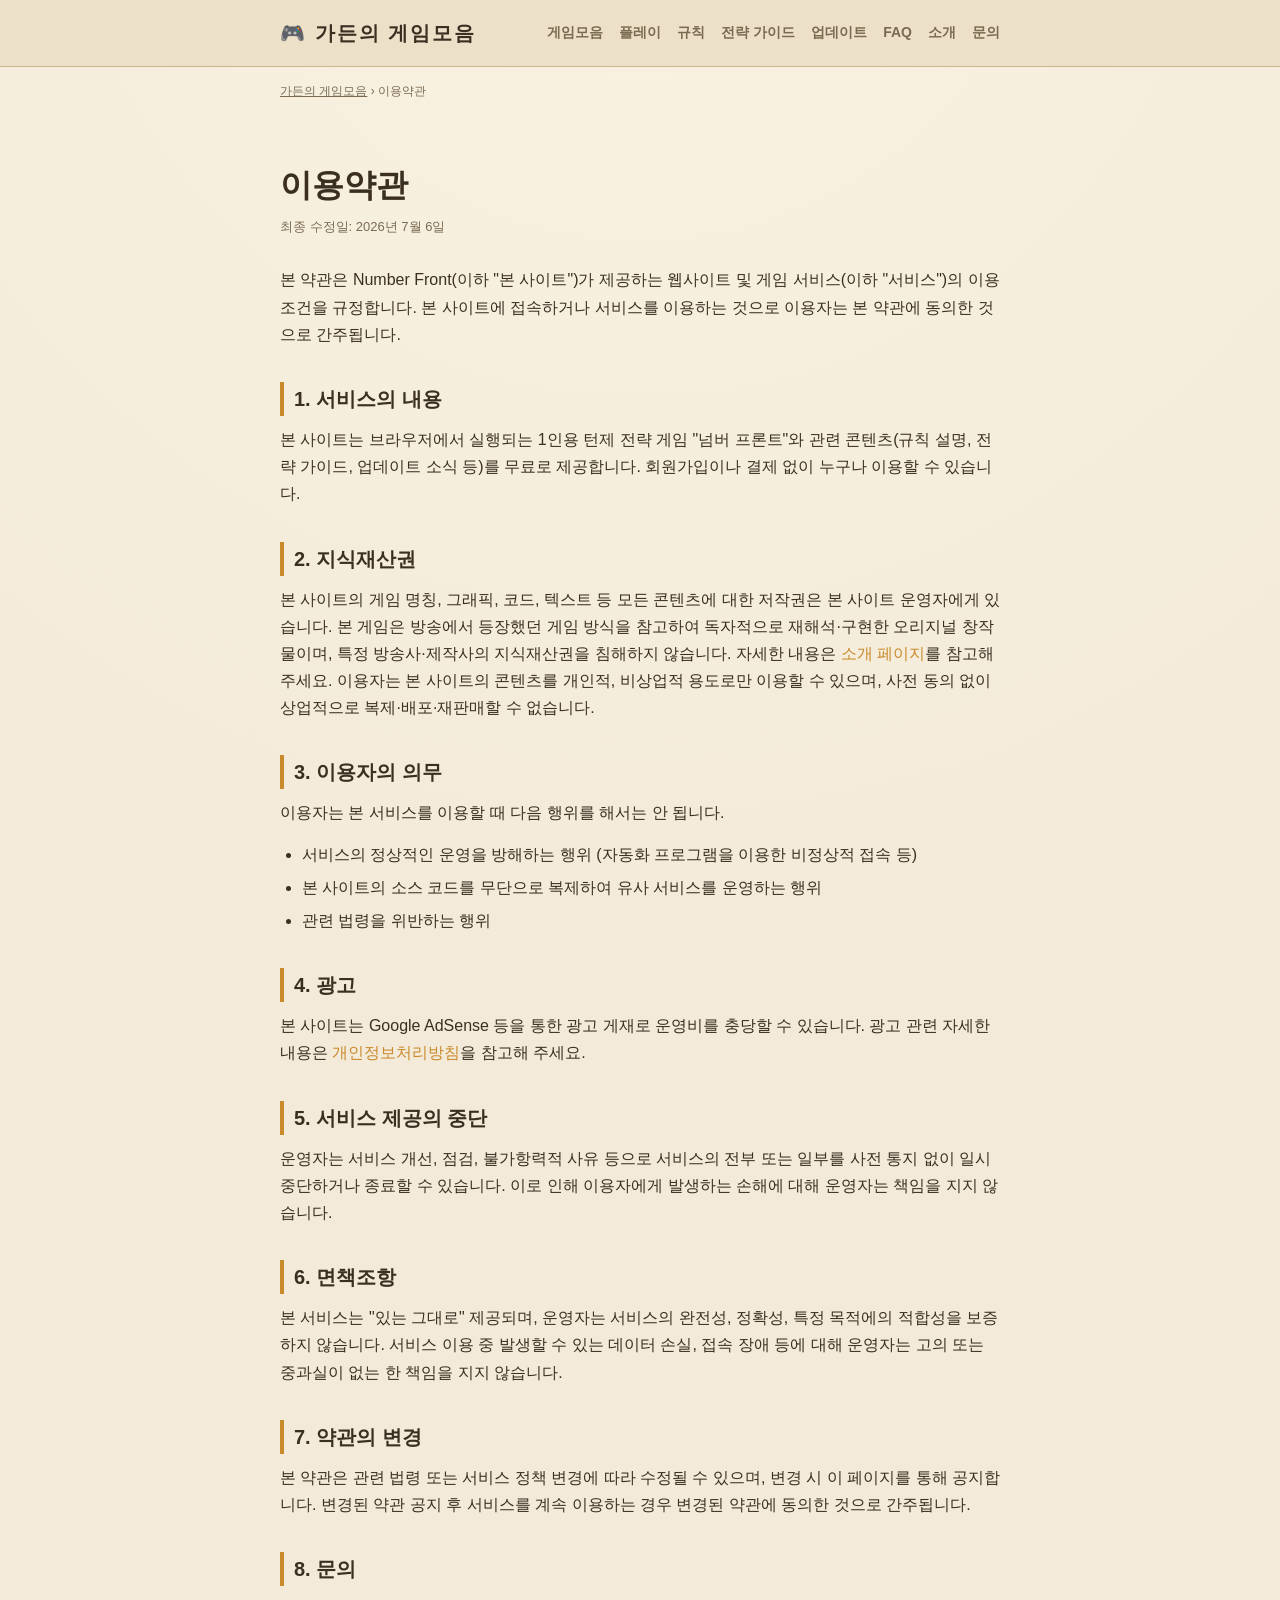
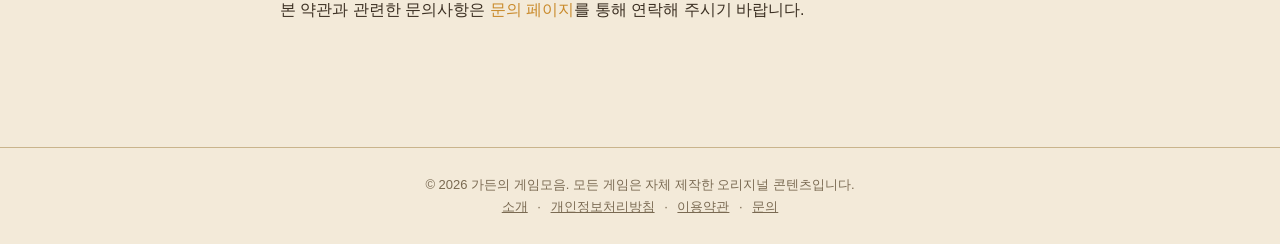
<file: terms.html>
<!DOCTYPE html>
<html lang="ko">
<head>
<meta charset="UTF-8">
<meta name="viewport" content="width=device-width, initial-scale=1.0">
<title>이용약관 - 넘버 프론트(Number Front)</title>
<meta name="description" content="넘버 프론트 웹사이트 및 게임 이용에 관한 약관입니다.">
<link rel="canonical" href="https://gardengame-ten.vercel.app/terms.html">
<meta name="robots" content="noindex,follow">
<link rel="stylesheet" href="site.css">
<script async src="https://pagead2.googlesyndication.com/pagead/js/adsbygoogle.js?client=ca-pub-2557338953436433"
     crossorigin="anonymous"></script>
</head>
<body>

<header class="site-header">
  <div class="header-inner">
    <a href="index.html" class="brand-link"><div class="brand">🎮 가든의 게임모음</div></a>
    <nav class="site-nav">
      <a href="index.html">게임모음</a>
      <a href="play.html">플레이</a>
      <a href="rules.html">규칙</a>
      <a href="strategy.html">전략 가이드</a>
      <a href="updates.html">업데이트</a>
      <a href="faq.html">FAQ</a>
      <a href="about.html">소개</a>
      <a href="contact.html">문의</a>
    </nav>
  </div>
</header>
<div class="breadcrumb"><a href="index.html">가든의 게임모음</a> &rsaquo; 이용약관</div>

<div class="wrap" style="padding-top:30px;">
<article>
  <h1>이용약관</h1>
  <div class="meta">최종 수정일: 2026년 7월 6일</div>

  <p>
    본 약관은 Number Front(이하 "본 사이트")가 제공하는 웹사이트 및 게임 서비스(이하 "서비스")의 이용 조건을
    규정합니다. 본 사이트에 접속하거나 서비스를 이용하는 것으로 이용자는 본 약관에 동의한 것으로 간주됩니다.
  </p>

  <h2>1. 서비스의 내용</h2>
  <p>
    본 사이트는 브라우저에서 실행되는 1인용 턴제 전략 게임 "넘버 프론트"와 관련 콘텐츠(규칙 설명, 전략 가이드,
    업데이트 소식 등)를 무료로 제공합니다. 회원가입이나 결제 없이 누구나 이용할 수 있습니다.
  </p>

  <h2>2. 지식재산권</h2>
  <p>
    본 사이트의 게임 명칭, 그래픽, 코드, 텍스트 등 모든 콘텐츠에 대한 저작권은 본 사이트 운영자에게 있습니다.
    본 게임은 방송에서 등장했던 게임 방식을 참고하여 독자적으로 재해석·구현한 오리지널 창작물이며, 특정
    방송사·제작사의 지식재산권을 침해하지 않습니다. 자세한 내용은 <a href="about.html">소개 페이지</a>를 참고해 주세요.
    이용자는 본 사이트의 콘텐츠를 개인적, 비상업적 용도로만 이용할 수 있으며, 사전 동의 없이 상업적으로
    복제·배포·재판매할 수 없습니다.
  </p>

  <h2>3. 이용자의 의무</h2>
  <p>이용자는 본 서비스를 이용할 때 다음 행위를 해서는 안 됩니다.</p>
  <ul>
    <li>서비스의 정상적인 운영을 방해하는 행위 (자동화 프로그램을 이용한 비정상적 접속 등)</li>
    <li>본 사이트의 소스 코드를 무단으로 복제하여 유사 서비스를 운영하는 행위</li>
    <li>관련 법령을 위반하는 행위</li>
  </ul>

  <h2>4. 광고</h2>
  <p>
    본 사이트는 Google AdSense 등을 통한 광고 게재로 운영비를 충당할 수 있습니다. 광고 관련 자세한 내용은
    <a href="privacy.html">개인정보처리방침</a>을 참고해 주세요.
  </p>

  <h2>5. 서비스 제공의 중단</h2>
  <p>
    운영자는 서비스 개선, 점검, 불가항력적 사유 등으로 서비스의 전부 또는 일부를 사전 통지 없이 일시
    중단하거나 종료할 수 있습니다. 이로 인해 이용자에게 발생하는 손해에 대해 운영자는 책임을 지지 않습니다.
  </p>

  <h2>6. 면책조항</h2>
  <p>
    본 서비스는 "있는 그대로" 제공되며, 운영자는 서비스의 완전성, 정확성, 특정 목적에의 적합성을 보증하지
    않습니다. 서비스 이용 중 발생할 수 있는 데이터 손실, 접속 장애 등에 대해 운영자는 고의 또는 중과실이
    없는 한 책임을 지지 않습니다.
  </p>

  <h2>7. 약관의 변경</h2>
  <p>
    본 약관은 관련 법령 또는 서비스 정책 변경에 따라 수정될 수 있으며, 변경 시 이 페이지를 통해 공지합니다.
    변경된 약관 공지 후 서비스를 계속 이용하는 경우 변경된 약관에 동의한 것으로 간주됩니다.
  </p>

  <h2>8. 문의</h2>
  <p>본 약관과 관련한 문의사항은 <a href="contact.html">문의 페이지</a>를 통해 연락해 주시기 바랍니다.</p>
</article>
</div>

<footer class="site-footer">
  &copy; 2026 가든의 게임모음. 모든 게임은 자체 제작한 오리지널 콘텐츠입니다.<br>
  <a href="about.html">소개</a> · <a href="privacy.html">개인정보처리방침</a> · <a href="terms.html">이용약관</a> · <a href="contact.html">문의</a>
</footer>

</body>
</html>
</file>
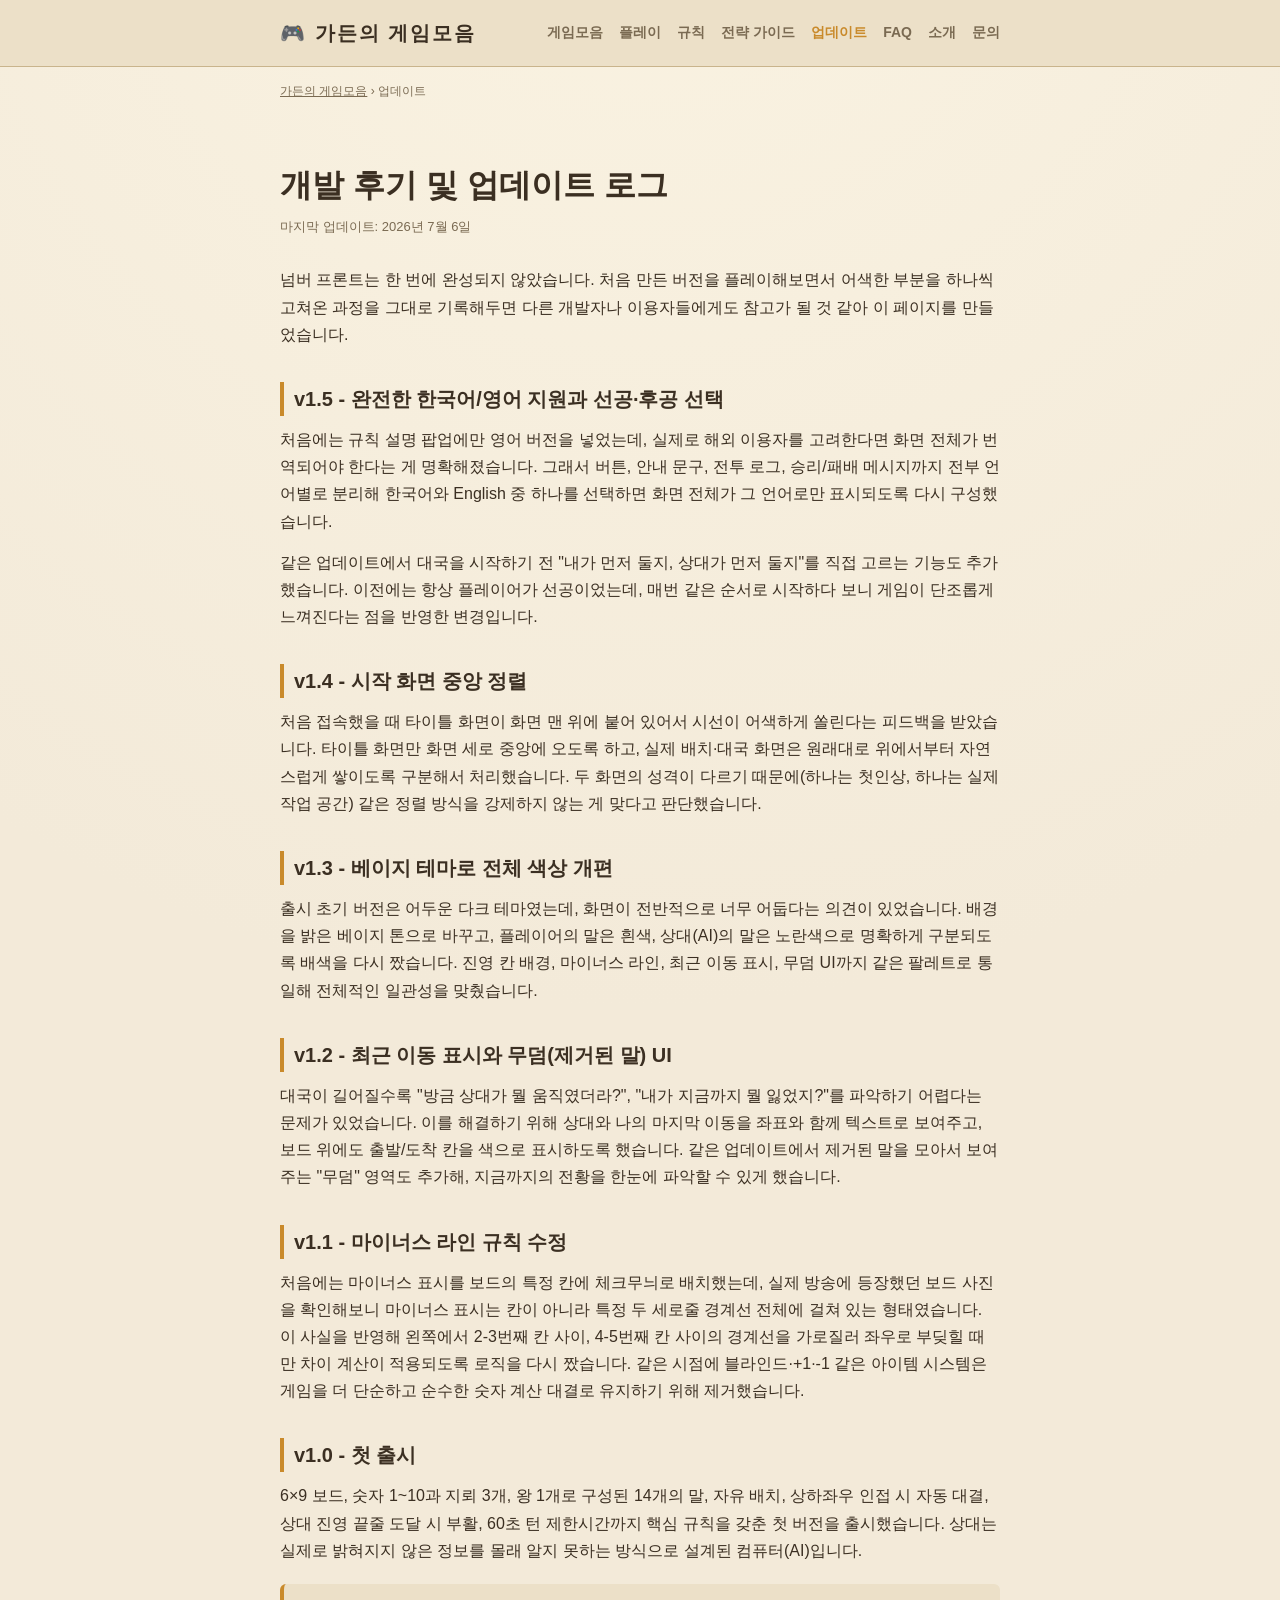
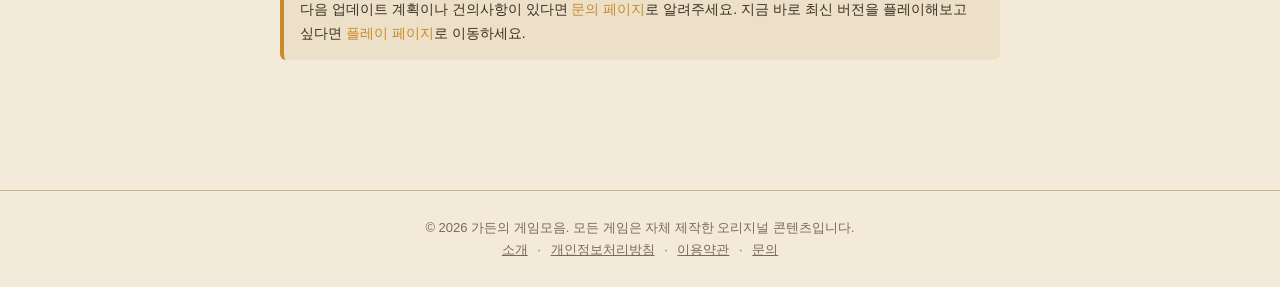
<file: updates.html>
<!DOCTYPE html>
<html lang="ko">
<head>
<meta charset="UTF-8">
<meta name="viewport" content="width=device-width, initial-scale=1.0">
<title>개발 후기 및 업데이트 로그 - 넘버 프론트(Number Front)</title>
<meta name="description" content="넘버 프론트가 만들어지고 다듬어져 온 과정을 버전별로 기록한 개발 후기입니다. 마이너스 라인 수정, 선공/후공 기능, 다국어 지원 등의 변경 배경을 소개합니다.">
<link rel="canonical" href="https://gardengame-ten.vercel.app/updates.html">
<meta property="og:type" content="article">
<meta property="og:title" content="넘버 프론트 개발 후기 및 업데이트 로그">
<meta property="og:description" content="버전별 변경 사항과 그 배경을 기록한 개발 일지.">
<meta property="og:url" content="https://gardengame-ten.vercel.app/updates.html">
<link rel="stylesheet" href="site.css">
<script async src="https://pagead2.googlesyndication.com/pagead/js/adsbygoogle.js?client=ca-pub-2557338953436433"
     crossorigin="anonymous"></script>
</head>
<body>

<header class="site-header">
  <div class="header-inner">
    <a href="index.html" class="brand-link"><div class="brand">🎮 가든의 게임모음</div></a>
    <nav class="site-nav">
      <a href="index.html">게임모음</a>
      <a href="play.html">플레이</a>
      <a href="rules.html">규칙</a>
      <a href="strategy.html">전략 가이드</a>
      <a href="updates.html" class="active">업데이트</a>
      <a href="faq.html">FAQ</a>
      <a href="about.html">소개</a>
      <a href="contact.html">문의</a>
    </nav>
  </div>
</header>
<div class="breadcrumb"><a href="index.html">가든의 게임모음</a> &rsaquo; 업데이트</div>

<div class="wrap" style="padding-top:30px;">
<article>
  <h1>개발 후기 및 업데이트 로그</h1>
  <div class="meta">마지막 업데이트: 2026년 7월 6일</div>

  <p>
    넘버 프론트는 한 번에 완성되지 않았습니다. 처음 만든 버전을 플레이해보면서 어색한 부분을 하나씩 고쳐온
    과정을 그대로 기록해두면 다른 개발자나 이용자들에게도 참고가 될 것 같아 이 페이지를 만들었습니다.
  </p>

  <h2>v1.5 - 완전한 한국어/영어 지원과 선공·후공 선택</h2>
  <p>
    처음에는 규칙 설명 팝업에만 영어 버전을 넣었는데, 실제로 해외 이용자를 고려한다면 화면 전체가 번역되어야
    한다는 게 명확해졌습니다. 그래서 버튼, 안내 문구, 전투 로그, 승리/패배 메시지까지 전부 언어별로 분리해
    한국어와 English 중 하나를 선택하면 화면 전체가 그 언어로만 표시되도록 다시 구성했습니다.
  </p>
  <p>
    같은 업데이트에서 대국을 시작하기 전 "내가 먼저 둘지, 상대가 먼저 둘지"를 직접 고르는 기능도 추가했습니다.
    이전에는 항상 플레이어가 선공이었는데, 매번 같은 순서로 시작하다 보니 게임이 단조롭게 느껴진다는 점을
    반영한 변경입니다.
  </p>

  <h2>v1.4 - 시작 화면 중앙 정렬</h2>
  <p>
    처음 접속했을 때 타이틀 화면이 화면 맨 위에 붙어 있어서 시선이 어색하게 쏠린다는 피드백을 받았습니다.
    타이틀 화면만 화면 세로 중앙에 오도록 하고, 실제 배치·대국 화면은 원래대로 위에서부터 자연스럽게
    쌓이도록 구분해서 처리했습니다. 두 화면의 성격이 다르기 때문에(하나는 첫인상, 하나는 실제 작업 공간)
    같은 정렬 방식을 강제하지 않는 게 맞다고 판단했습니다.
  </p>

  <h2>v1.3 - 베이지 테마로 전체 색상 개편</h2>
  <p>
    출시 초기 버전은 어두운 다크 테마였는데, 화면이 전반적으로 너무 어둡다는 의견이 있었습니다.
    배경을 밝은 베이지 톤으로 바꾸고, 플레이어의 말은 흰색, 상대(AI)의 말은 노란색으로 명확하게
    구분되도록 배색을 다시 짰습니다. 진영 칸 배경, 마이너스 라인, 최근 이동 표시, 무덤 UI까지
    같은 팔레트로 통일해 전체적인 일관성을 맞췄습니다.
  </p>

  <h2>v1.2 - 최근 이동 표시와 무덤(제거된 말) UI</h2>
  <p>
    대국이 길어질수록 "방금 상대가 뭘 움직였더라?", "내가 지금까지 뭘 잃었지?"를 파악하기 어렵다는 문제가
    있었습니다. 이를 해결하기 위해 상대와 나의 마지막 이동을 좌표와 함께 텍스트로 보여주고, 보드 위에도
    출발/도착 칸을 색으로 표시하도록 했습니다. 같은 업데이트에서 제거된 말을 모아서 보여주는 "무덤" 영역도
    추가해, 지금까지의 전황을 한눈에 파악할 수 있게 했습니다.
  </p>

  <h2>v1.1 - 마이너스 라인 규칙 수정</h2>
  <p>
    처음에는 마이너스 표시를 보드의 특정 칸에 체크무늬로 배치했는데, 실제 방송에 등장했던 보드 사진을
    확인해보니 마이너스 표시는 칸이 아니라 특정 두 세로줄 경계선 전체에 걸쳐 있는 형태였습니다.
    이 사실을 반영해 왼쪽에서 2-3번째 칸 사이, 4-5번째 칸 사이의 경계선을 가로질러 좌우로 부딪힐 때만
    차이 계산이 적용되도록 로직을 다시 짰습니다. 같은 시점에 블라인드·+1·-1 같은 아이템 시스템은
    게임을 더 단순하고 순수한 숫자 계산 대결로 유지하기 위해 제거했습니다.
  </p>

  <h2>v1.0 - 첫 출시</h2>
  <p>
    6×9 보드, 숫자 1~10과 지뢰 3개, 왕 1개로 구성된 14개의 말, 자유 배치, 상하좌우 인접 시 자동 대결,
    상대 진영 끝줄 도달 시 부활, 60초 턴 제한시간까지 핵심 규칙을 갖춘 첫 버전을 출시했습니다.
    상대는 실제로 밝혀지지 않은 정보를 몰래 알지 못하는 방식으로 설계된 컴퓨터(AI)입니다.
  </p>

  <div class="callout">
    다음 업데이트 계획이나 건의사항이 있다면 <a href="contact.html">문의 페이지</a>로 알려주세요.
    지금 바로 최신 버전을 플레이해보고 싶다면 <a href="play.html">플레이 페이지</a>로 이동하세요.
  </div>
</article>
</div>

<footer class="site-footer">
  &copy; 2026 가든의 게임모음. 모든 게임은 자체 제작한 오리지널 콘텐츠입니다.<br>
  <a href="about.html">소개</a> · <a href="privacy.html">개인정보처리방침</a> · <a href="terms.html">이용약관</a> · <a href="contact.html">문의</a>
</footer>

</body>
</html>
</file>
<file: site.css>
:root{
  --bg:#f3ead9;
  --panel:#ece0c8;
  --panel2:#e3d4b3;
  --line:#c9b48c;
  --text:#3b2f22;
  --muted:#7a6a52;
  --gold:#c98a2b;
  --human-fill:#ffffff;
  --human-accent:#4a4a4a;
  --ai-fill:#ffd94a;
  --ai-accent:#b8860b;
}
*{box-sizing:border-box;}
html,body{margin:0;padding:0;}
body{
  font-family:'Segoe UI', 'Noto Sans KR', Arial, sans-serif;
  background:radial-gradient(circle at 50% -10%, #faf3e2 0%, var(--bg) 55%);
  color:var(--text);
  line-height:1.7;
}
a{color:var(--gold);text-decoration:none;}
a:hover{text-decoration:underline;}
.wrap{max-width:760px;margin:0 auto;padding:0 20px 60px;}

header.site-header{
  border-bottom:1px solid var(--line);
  background:var(--panel);
}
.header-inner{
  max-width:760px;margin:0 auto;padding:16px 20px;
  display:flex;align-items:center;justify-content:space-between;flex-wrap:wrap;gap:10px;
}
.brand{
  font-family:'Trebuchet MS', Verdana, sans-serif;font-weight:900;letter-spacing:2px;
  font-size:20px;color:var(--text);
}
.brand span{color:var(--gold);}
a.brand-link{text-decoration:none;color:inherit;}
a.brand-link:hover{text-decoration:none;}

nav.site-nav{display:flex;gap:16px;flex-wrap:wrap;font-size:14px;}
nav.site-nav a{color:var(--muted);font-weight:600;}
nav.site-nav a.active,nav.site-nav a:hover{color:var(--gold);}

.breadcrumb{
  max-width:760px;margin:14px auto 0;padding:0 20px;font-size:12px;color:var(--muted);
}
.breadcrumb a{color:var(--muted);text-decoration:underline;}
.breadcrumb a:hover{color:var(--gold);}

.hero-hub{
  text-align:center;padding:60px 20px 40px;
  background:radial-gradient(ellipse at 50% 0%, #fff3d6 0%, transparent 60%),
             radial-gradient(ellipse at 20% 100%, #ffe9d1 0%, transparent 55%),
             radial-gradient(ellipse at 80% 100%, #e8f5ee 0%, transparent 55%);
}
.hero-hub .emoji-row{font-size:34px;margin-bottom:8px;letter-spacing:10px;}
.hero-hub h1{
  font-family:'Trebuchet MS', Verdana, sans-serif;font-weight:900;letter-spacing:1px;
  font-size:clamp(28px,6vw,46px);margin:0 0 14px;
  background:linear-gradient(135deg,#c98a2b,#e0a542 40%,#3f8f5f 100%);
  -webkit-background-clip:text;background-clip:text;color:transparent;
}
.hero-hub p{color:var(--muted);font-size:16px;max-width:560px;margin:0 auto;}

.game-grid{
  display:grid;grid-template-columns:repeat(auto-fit,minmax(230px,1fr));gap:22px;
  margin:36px 0 20px;
}
.game-card{
  background:#fffdf8;border:1px solid var(--line);border-radius:16px;overflow:hidden;
  box-shadow:0 4px 14px rgba(180,140,60,0.10);
  transition:transform .18s, box-shadow .18s;
  display:flex;flex-direction:column;
}
.game-card:hover{transform:translateY(-4px);box-shadow:0 10px 22px rgba(180,140,60,0.18);}
.game-card .thumb{
  height:130px;display:flex;align-items:center;justify-content:center;
  background:linear-gradient(160deg,#fbe9c8,#f6d9a8);
}
.mini-board{
  display:grid;grid-template-columns:repeat(6,10px);grid-template-rows:repeat(6,10px);gap:2px;
  padding:8px;background:#e8d3a3;border-radius:8px;box-shadow:0 3px 8px rgba(0,0,0,0.12);
}
.mini-board i{display:block;border-radius:2px;background:#fffaf0;}
.mini-board i.p{background:#ffffff;border:1px solid #4a4a4a;}
.mini-board i.a{background:#ffd94a;border:1px solid #7a5c00;}
.mini-board i.m{background:#f3d9c9;border:1px solid #c0392b;}
.game-card .body{padding:16px 18px 20px;display:flex;flex-direction:column;flex:1;}
.game-card h3{margin:0 0 6px;font-size:17px;}
.game-card p{margin:0 0 16px;color:var(--muted);font-size:13px;flex:1;}
.game-card .btn{align-self:flex-start;padding:9px 18px;font-size:13px;}
.game-card.soon{opacity:.65;}
.game-card.soon .thumb{background:repeating-linear-gradient(135deg,#eee2c8,#eee2c8 8px,#e6d8b8 8px,#e6d8b8 16px);}
.game-card.soon .badge{
  display:inline-block;background:var(--panel2);color:var(--muted);font-size:11px;
  padding:3px 10px;border-radius:12px;margin-bottom:8px;
}

.hero{
  text-align:center;padding:50px 20px 30px;
}
.hero h1{
  font-family:'Trebuchet MS', Verdana, sans-serif;font-weight:900;letter-spacing:2px;
  font-size:clamp(26px,5vw,42px);margin:0 0 12px;
}
.hero p{color:var(--muted);font-size:16px;max-width:560px;margin:0 auto 22px;}
.btn{
  display:inline-block;padding:12px 26px;border-radius:8px;font-weight:bold;
  background:linear-gradient(135deg,var(--gold),#a8701a);color:#fff8ec !important;
  text-decoration:none;
}
.btn.secondary{background:var(--panel2);color:var(--text) !important;border:1px solid var(--line);}
.btn-row{display:flex;gap:12px;justify-content:center;flex-wrap:wrap;margin-top:10px;}

.card-grid{display:grid;grid-template-columns:repeat(auto-fit,minmax(200px,1fr));gap:16px;margin:30px 0;}
.card{
  background:var(--panel);border:1px solid var(--line);border-radius:10px;padding:18px;
}
.card h3{margin:0 0 8px;font-size:16px;}
.card p{margin:0;color:var(--muted);font-size:13px;}

article h1{font-size:clamp(24px,4vw,32px);margin-bottom:4px;}
article .meta{color:var(--muted);font-size:13px;margin-bottom:28px;}
article h2{font-size:20px;margin:34px 0 10px;border-left:4px solid var(--gold);padding-left:10px;}
article h3{font-size:16px;margin:22px 0 8px;color:var(--gold);}
article p{margin:0 0 14px;}
article ul, article ol{margin:0 0 14px;padding-left:22px;}
article li{margin-bottom:6px;}
article table{border-collapse:collapse;width:100%;margin:16px 0;font-size:14px;}
article th,article td{border:1px solid var(--line);padding:8px 10px;text-align:left;}
article th{background:var(--panel);}
.callout{
  background:var(--panel);border-left:4px solid var(--gold);border-radius:6px;
  padding:14px 16px;margin:20px 0;font-size:14px;color:var(--text);
}

footer.site-footer{
  border-top:1px solid var(--line);margin-top:50px;padding:26px 20px;
  text-align:center;color:var(--muted);font-size:13px;
}
footer.site-footer a{color:var(--muted);text-decoration:underline;margin:0 6px;}

.game-embed-wrap{
  background:var(--panel);border:1px solid var(--line);border-radius:12px;overflow:hidden;
  margin:20px 0 30px;
}
.game-embed-wrap iframe{display:block;width:100%;height:900px;border:none;}

@media(max-width:600px){
  .game-embed-wrap iframe{height:760px;}
}
</file>
